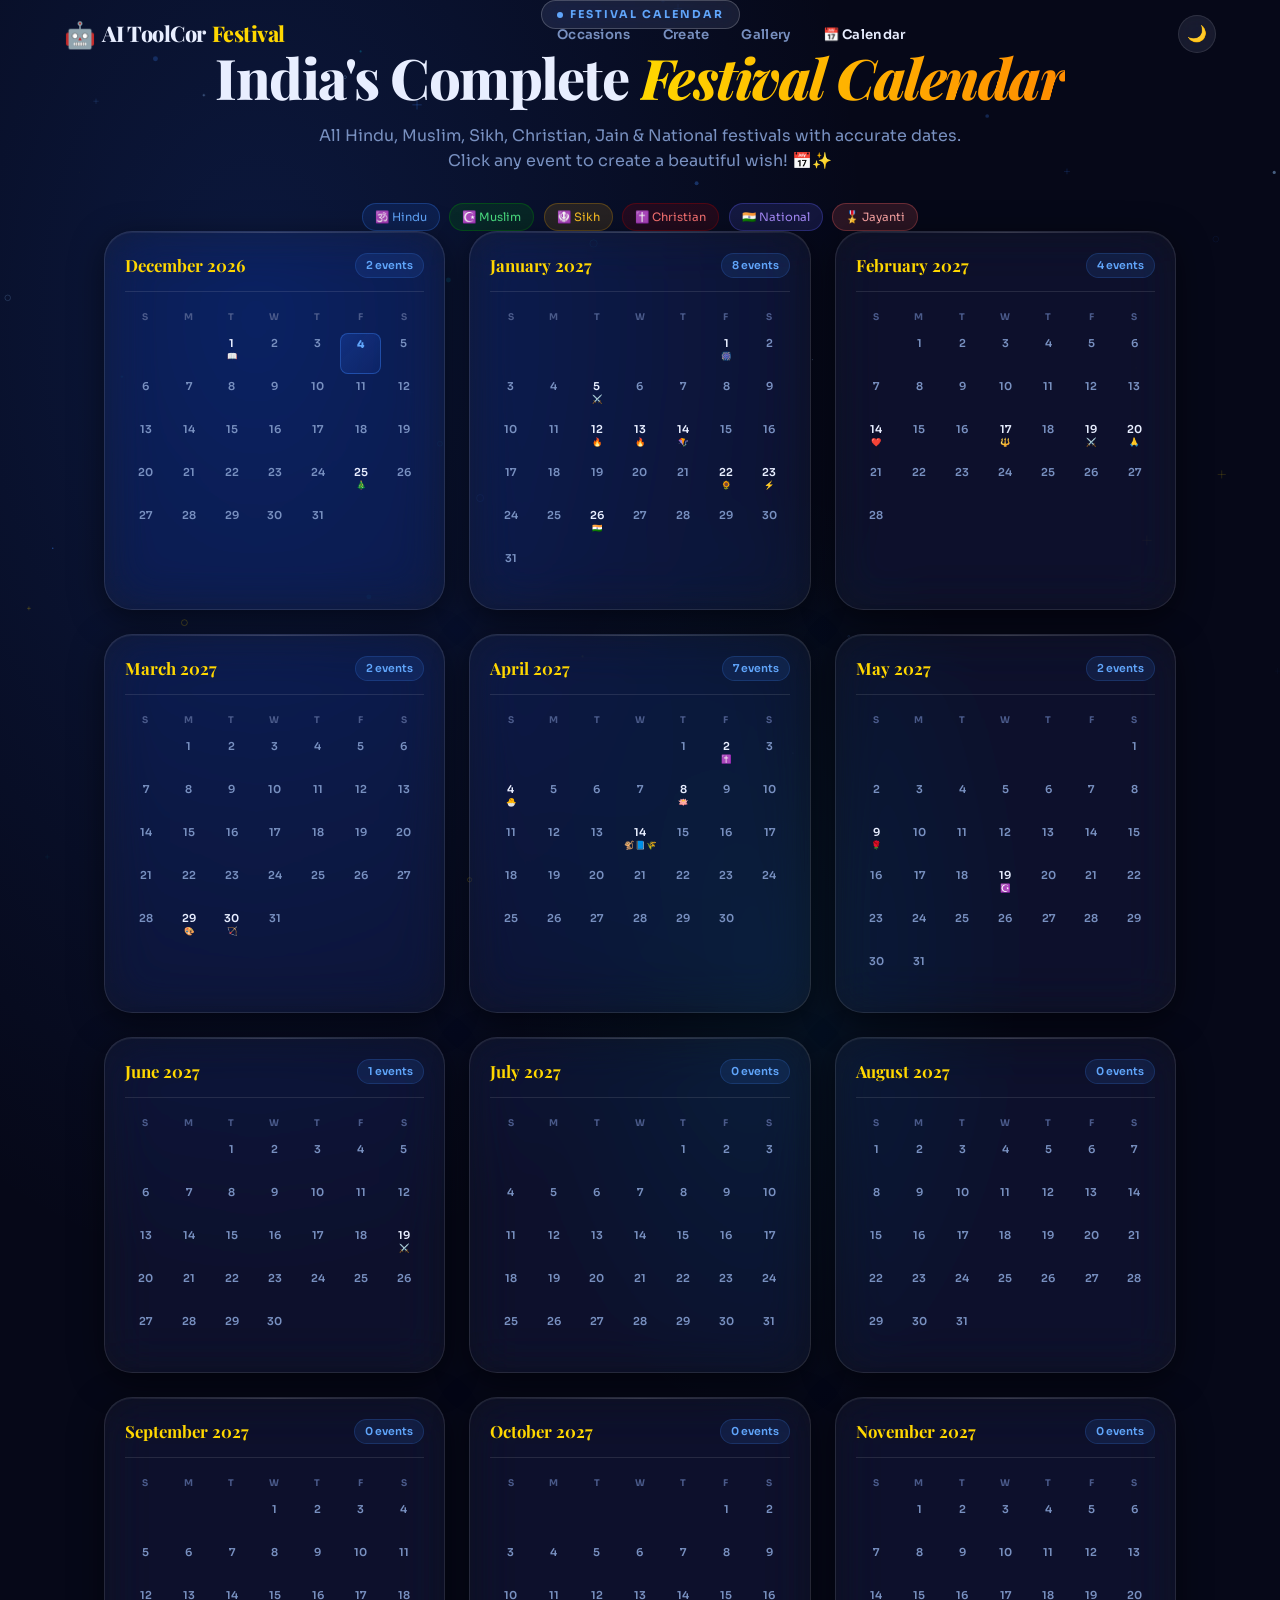
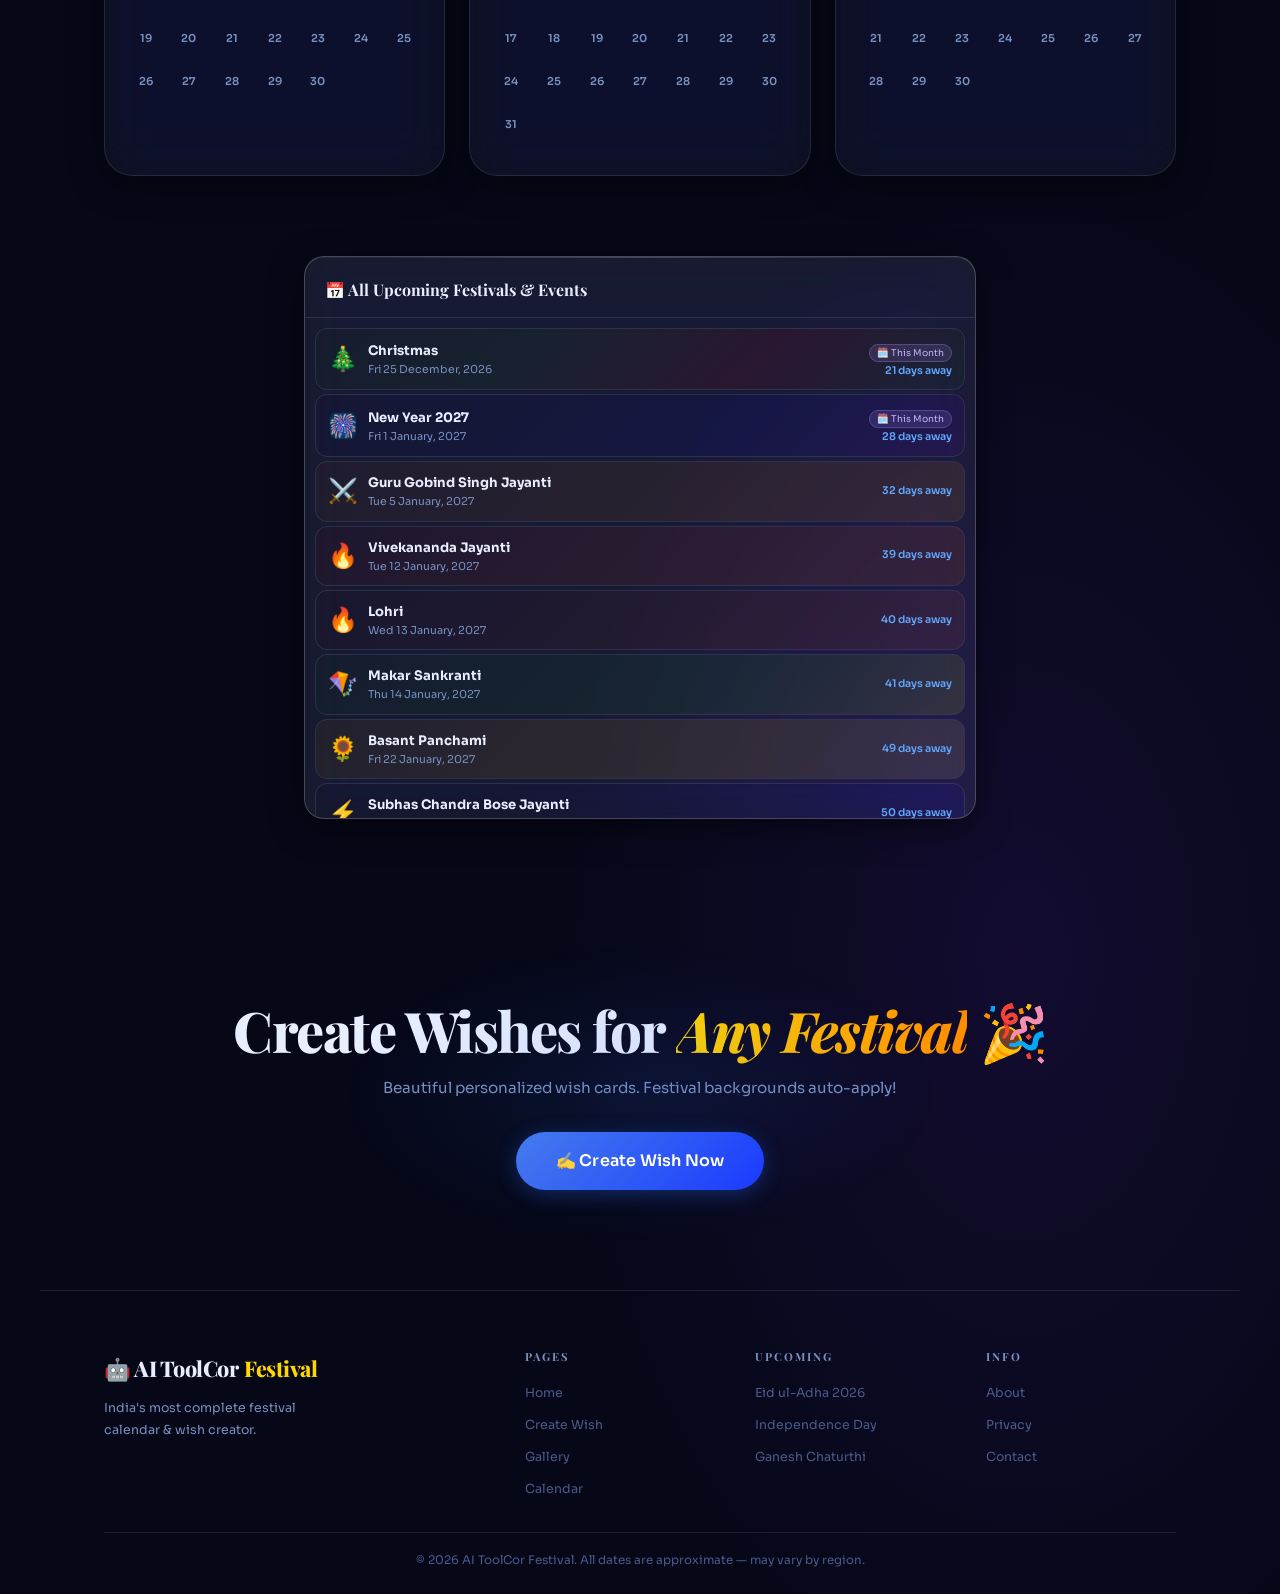
<file: calendar.html>
<!DOCTYPE html>
<html lang="en" data-theme="dark">
<head>
<meta charset="UTF-8"/>
<meta name="viewport" content="width=device-width,initial-scale=1.0"/>
<title>📅 Festival Calendar 2026-27 — AI ToolCor Festival</title>
<meta name="description" content="Complete Indian festival calendar 2026-2027. All Hindu, Muslim, Sikh, Christian, Jain, Buddhist festivals, national holidays, jayantis and special occasions with accurate dates."/>
<link rel="preconnect" href="https://fonts.googleapis.com"/>
<link rel="preconnect" href="https://fonts.gstatic.com" crossorigin/>
<link href="https://fonts.googleapis.com/css2?family=Sora:wght@300;400;500;600;700;800&family=Playfair+Display:ital,wght@0,600;0,700;0,800;1,700&display=swap" rel="stylesheet"/>
<link rel="stylesheet" href="css/style.css"/>
</head>
<body>

<canvas id="particleCanvas"></canvas>
<div class="toast-box" id="toastBox"></div>

<!-- NAV -->
<nav id="nav">
  <a href="index.html" class="logo">
    <span class="logo-icon">🤖</span>
    AI ToolCor <span>Festival</span>
  </a>
  <ul class="nav-links">
    <li><a href="index.html#occasions">Occasions</a></li>
    <li><a href="index.html#create">Create</a></li>
    <li><a href="gallery.html">Gallery</a></li>
    <li><a href="calendar.html" class="nav-active">📅 Calendar</a></li>
  </ul>
  <div class="nav-right">
    <button class="theme-btn" id="themeBtn">🌙</button>
    <button class="hamburger" id="hamBtn"><span></span><span></span><span></span></button>
  </div>
</nav>

<div class="mob-menu" id="mobMenu">
  <a href="index.html">🏠 Home</a>
  <a href="index.html#occasions">🎪 Occasions</a>
  <a href="index.html#create">✍️ Create</a>
  <a href="gallery.html">🖼️ Gallery</a>
  <a href="calendar.html">📅 Calendar</a>
</div>

<!-- HERO -->
<section class="cal-hero">
  <span class="sec-tag"><i class="tdot"></i>Festival Calendar</span>
  <h1>India's Complete <em class="gtext">Festival Calendar</em></h1>
  <p>All Hindu, Muslim, Sikh, Christian, Jain &amp; National festivals with accurate dates.<br/>Click any event to create a beautiful wish! 📅✨</p>

  <!-- Legend -->
  <div style="display:flex;gap:.6rem;flex-wrap:wrap;justify-content:center;margin-top:1.5rem;">
    <span style="display:inline-flex;align-items:center;gap:5px;font-size:.72rem;padding:4px 12px;background:rgba(37,99,235,.15);border:1px solid rgba(59,130,246,.3);border-radius:100px;color:var(--blue-bright)">🕉️ Hindu</span>
    <span style="display:inline-flex;align-items:center;gap:5px;font-size:.72rem;padding:4px 12px;background:rgba(0,160,0,.15);border:1px solid rgba(0,160,0,.3);border-radius:100px;color:#4ade80">☪️ Muslim</span>
    <span style="display:inline-flex;align-items:center;gap:5px;font-size:.72rem;padding:4px 12px;background:rgba(212,148,10,.15);border:1px solid rgba(212,148,10,.3);border-radius:100px;color:#fbbf24">🪯 Sikh</span>
    <span style="display:inline-flex;align-items:center;gap:5px;font-size:.72rem;padding:4px 12px;background:rgba(190,0,0,.15);border:1px solid rgba(190,0,0,.3);border-radius:100px;color:#f87171">✝️ Christian</span>
    <span style="display:inline-flex;align-items:center;gap:5px;font-size:.72rem;padding:4px 12px;background:rgba(100,100,255,.15);border:1px solid rgba(100,100,255,.3);border-radius:100px;color:#a78bfa">🇮🇳 National</span>
    <span style="display:inline-flex;align-items:center;gap:5px;font-size:.72rem;padding:4px 12px;background:rgba(255,100,100,.15);border:1px solid rgba(255,100,100,.3);border-radius:100px;color:#fca5a5">🎖️ Jayanti</span>
  </div>
</section>

<!-- CALENDAR GRID -->
<div id="calGrid"></div>

<!-- CTA -->
<section class="cta-sec" style="margin-top:0">
  <div class="cta-glow"></div>
  <h2>Create Wishes for <em class="gtext">Any Festival</em> 🎉</h2>
  <p>Beautiful personalized wish cards. Festival backgrounds auto-apply!</p>
  <a href="index.html#create" class="btn-pri glow-pulse btn-xl">
    <span>✍️ Create Wish Now</span>
    <i class="shine"></i>
  </a>
</section>

<!-- FOOTER -->
<footer>
  <div class="ft-grid">
    <div class="ft-brand">
      <a href="index.html" class="logo">🤖 AI ToolCor <span>Festival</span></a>
      <p>India's most complete festival calendar &amp; wish creator.</p>
    </div>
    <div class="ft-col">
      <h4>Pages</h4>
      <ul>
        <li><a href="index.html">Home</a></li>
        <li><a href="index.html#create">Create Wish</a></li>
        <li><a href="gallery.html">Gallery</a></li>
        <li><a href="calendar.html">Calendar</a></li>
      </ul>
    </div>
    <div class="ft-col">
      <h4>Upcoming</h4>
      <ul>
        <li><a href="#">Eid ul-Adha 2026</a></li>
        <li><a href="#">Independence Day</a></li>
        <li><a href="#">Ganesh Chaturthi</a></li>
      </ul>
    </div>
    <div class="ft-col">
      <h4>Info</h4>
      <ul>
        <li><a href="#">About</a></li>
        <li><a href="#">Privacy</a></li>
        <li><a href="#">Contact</a></li>
      </ul>
    </div>
  </div>
  <div class="ft-bottom">© 2026 AI ToolCor Festival. All dates are approximate — may vary by region.</div>
</footer>

<script src="js/data.js"></script>
<script src="js/app.js"></script>
</body>
</html>
</file>
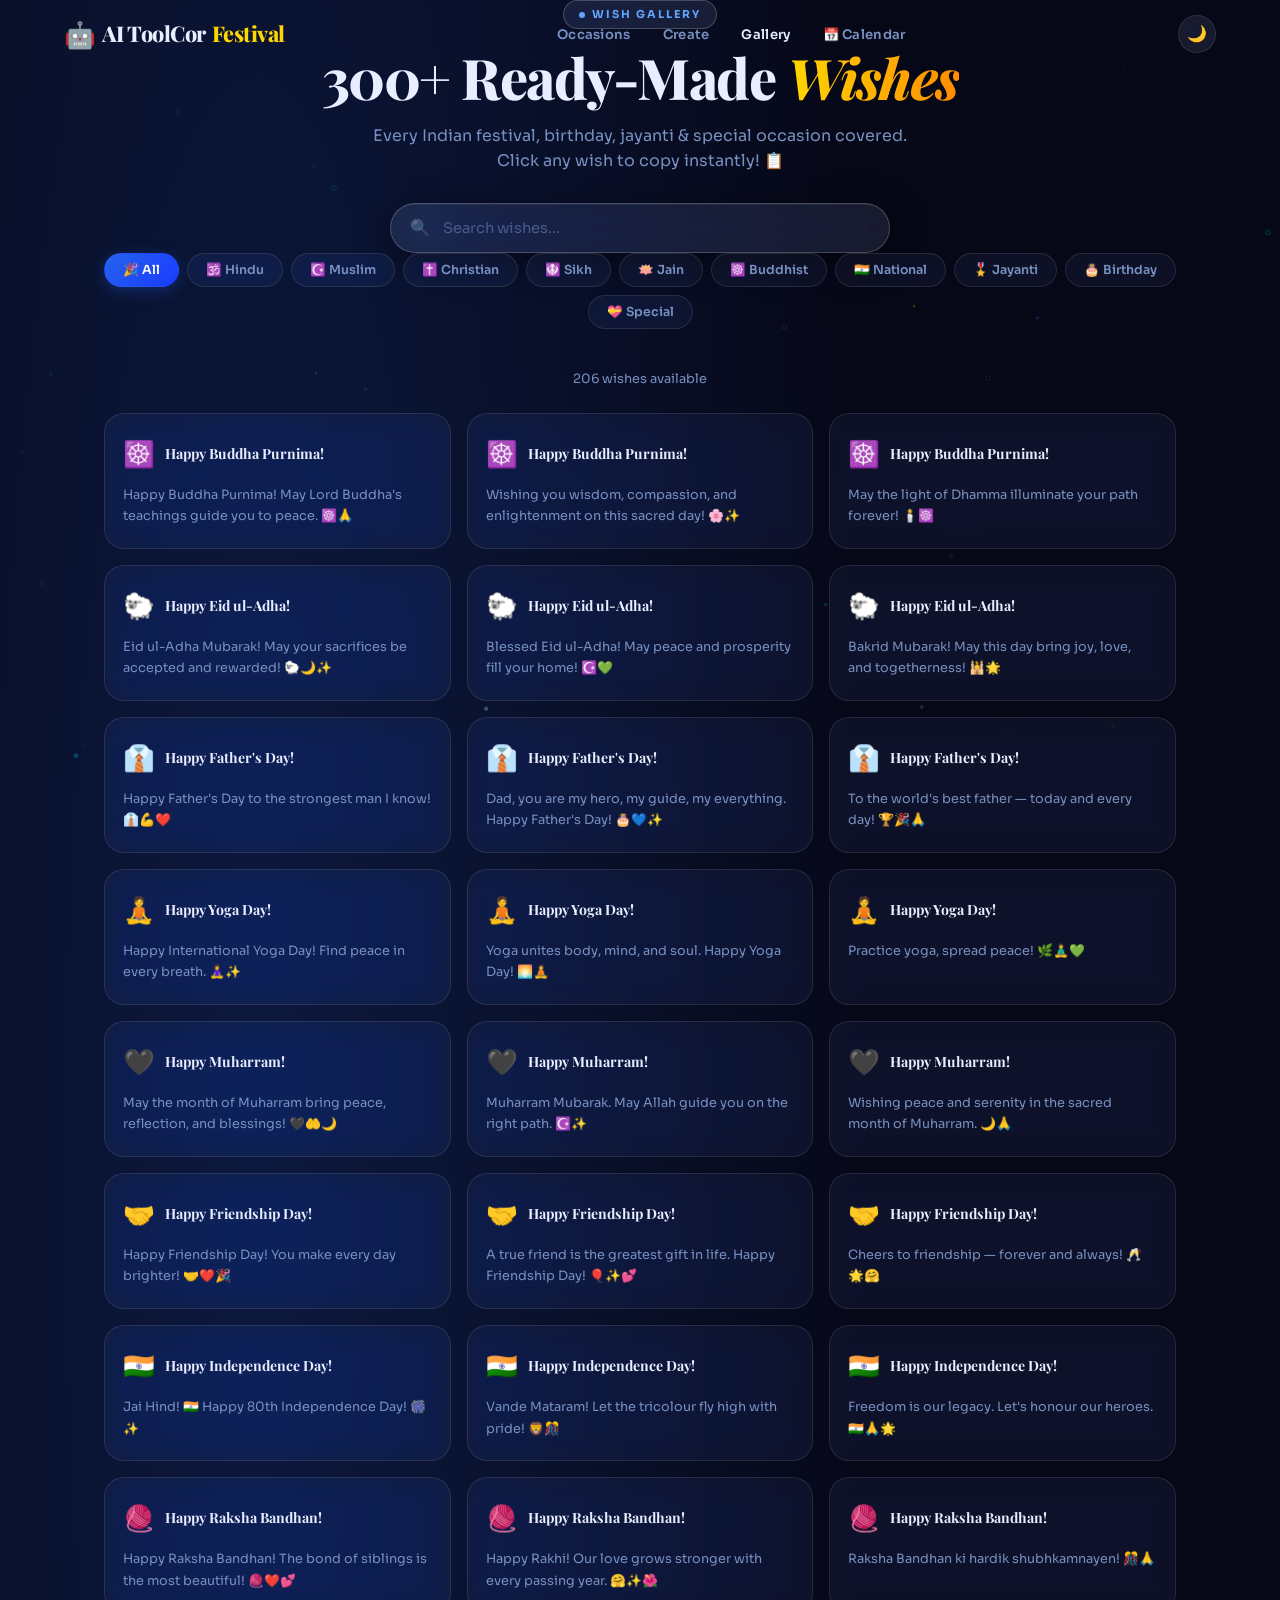
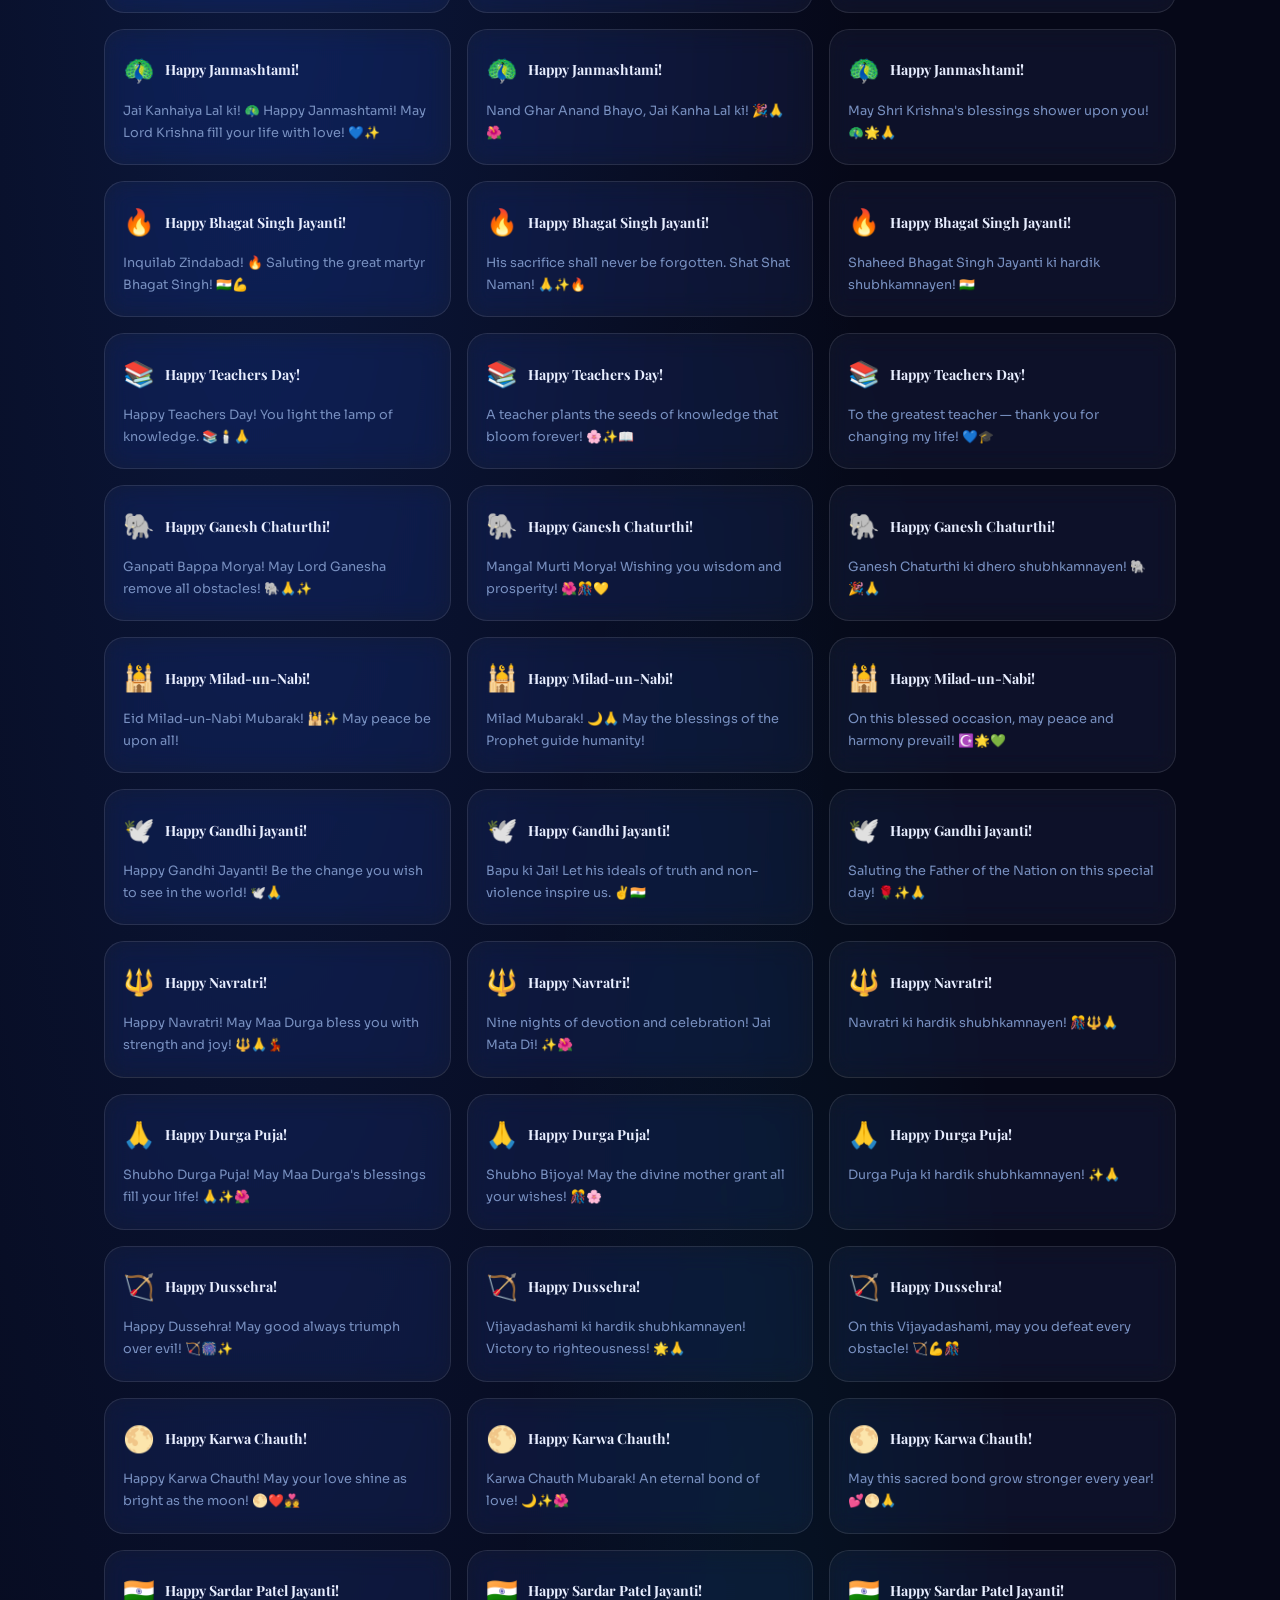
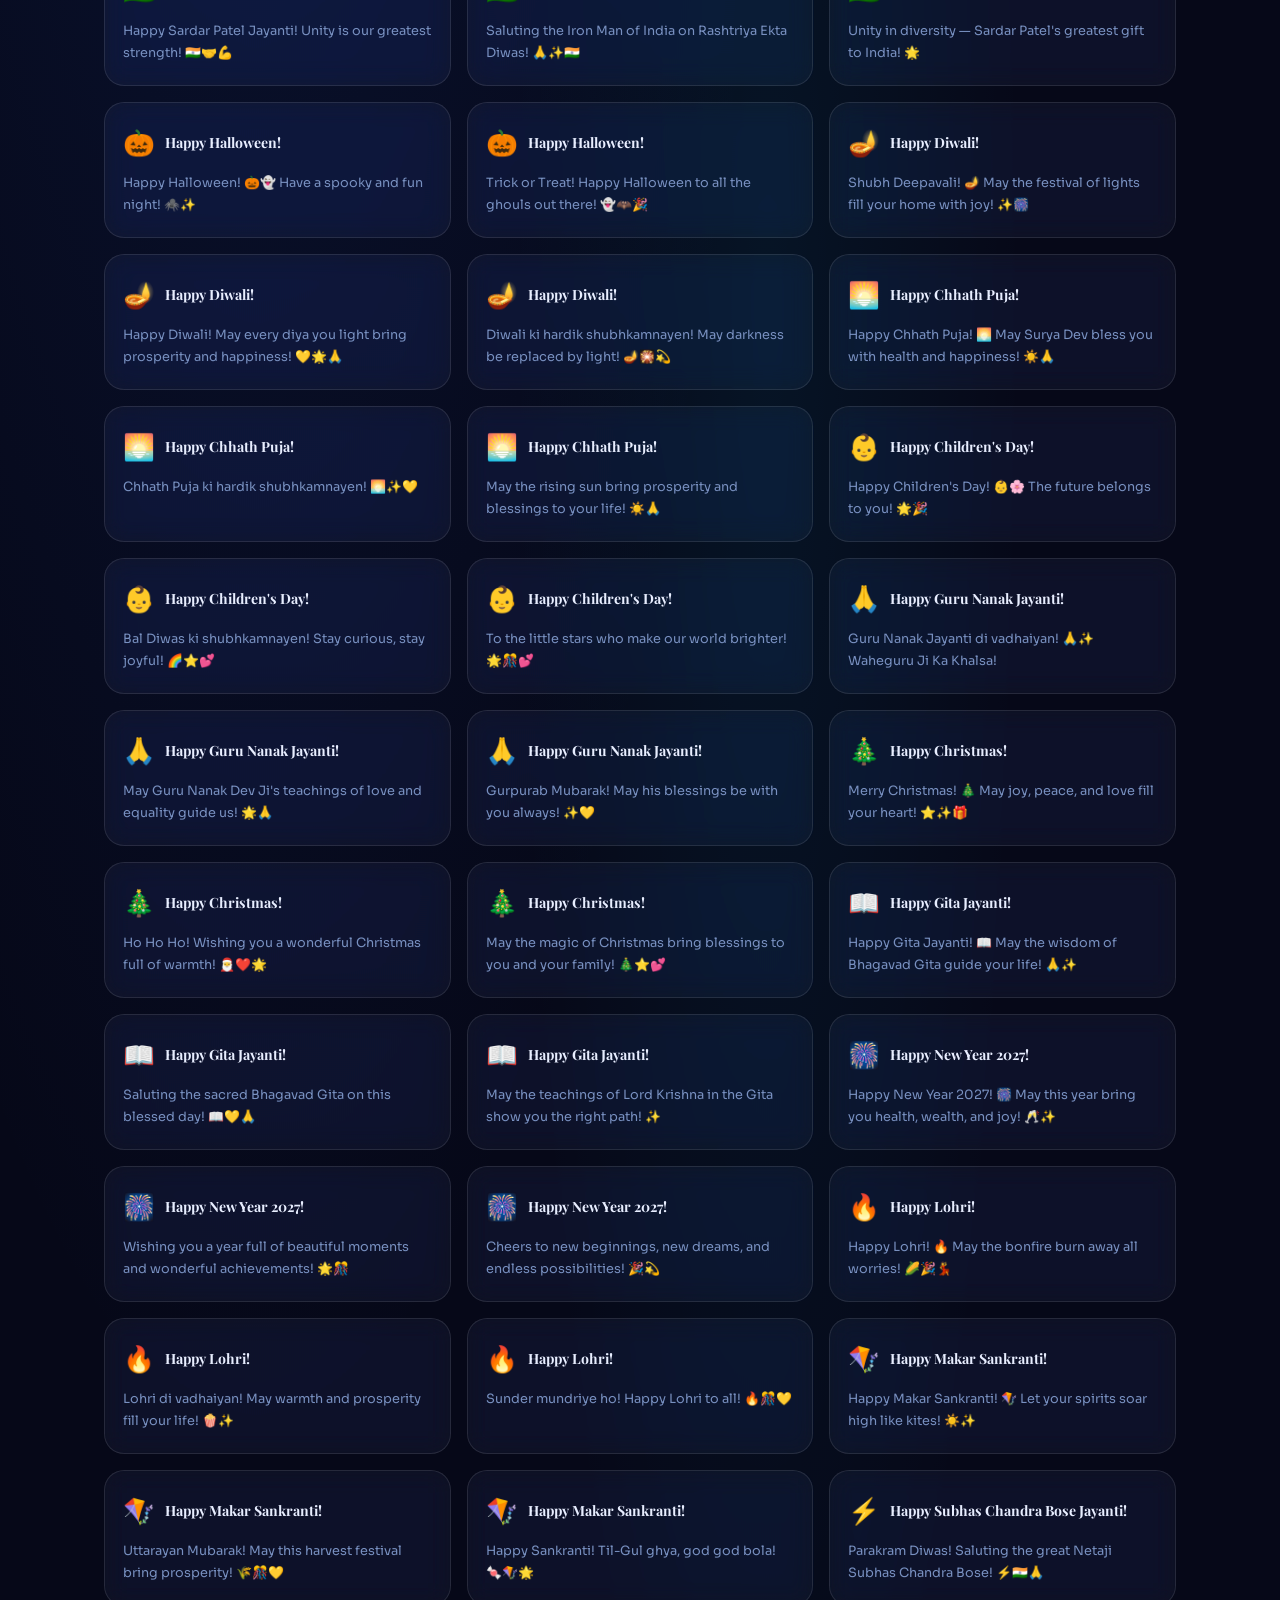
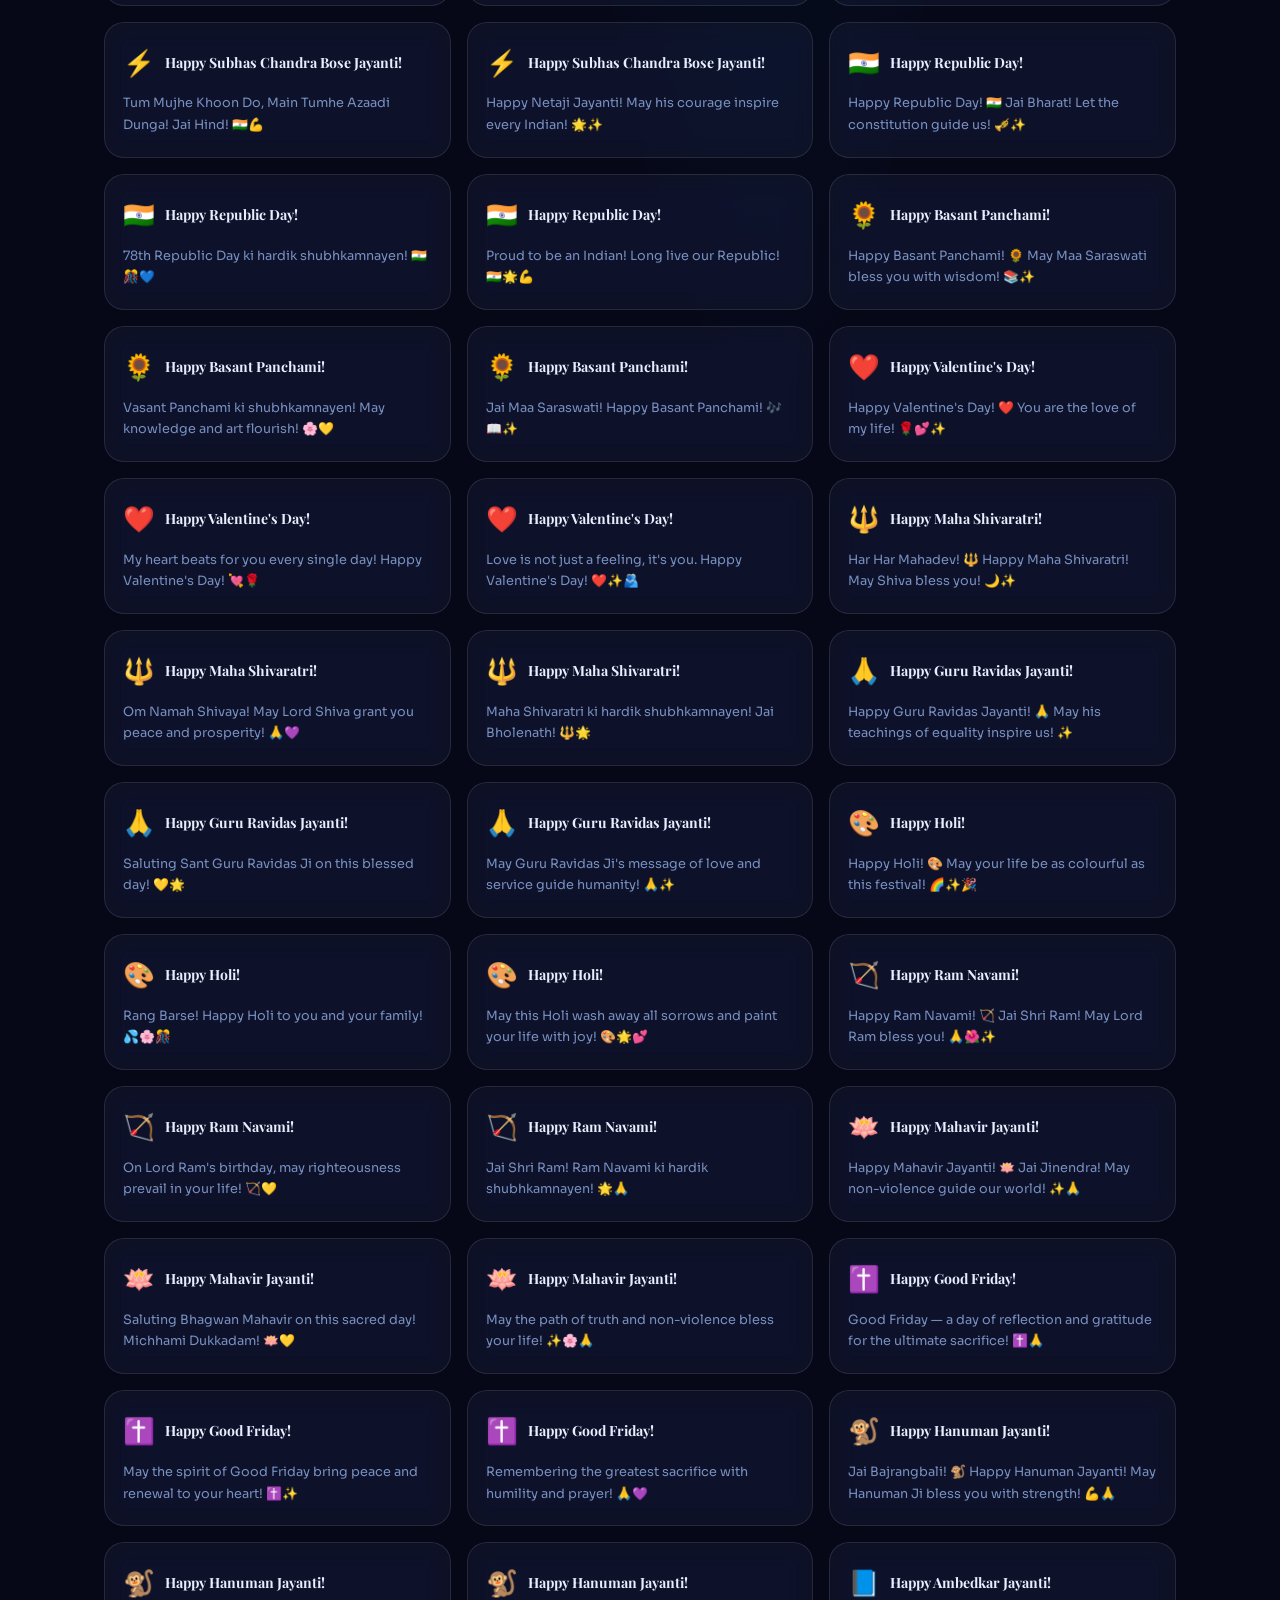
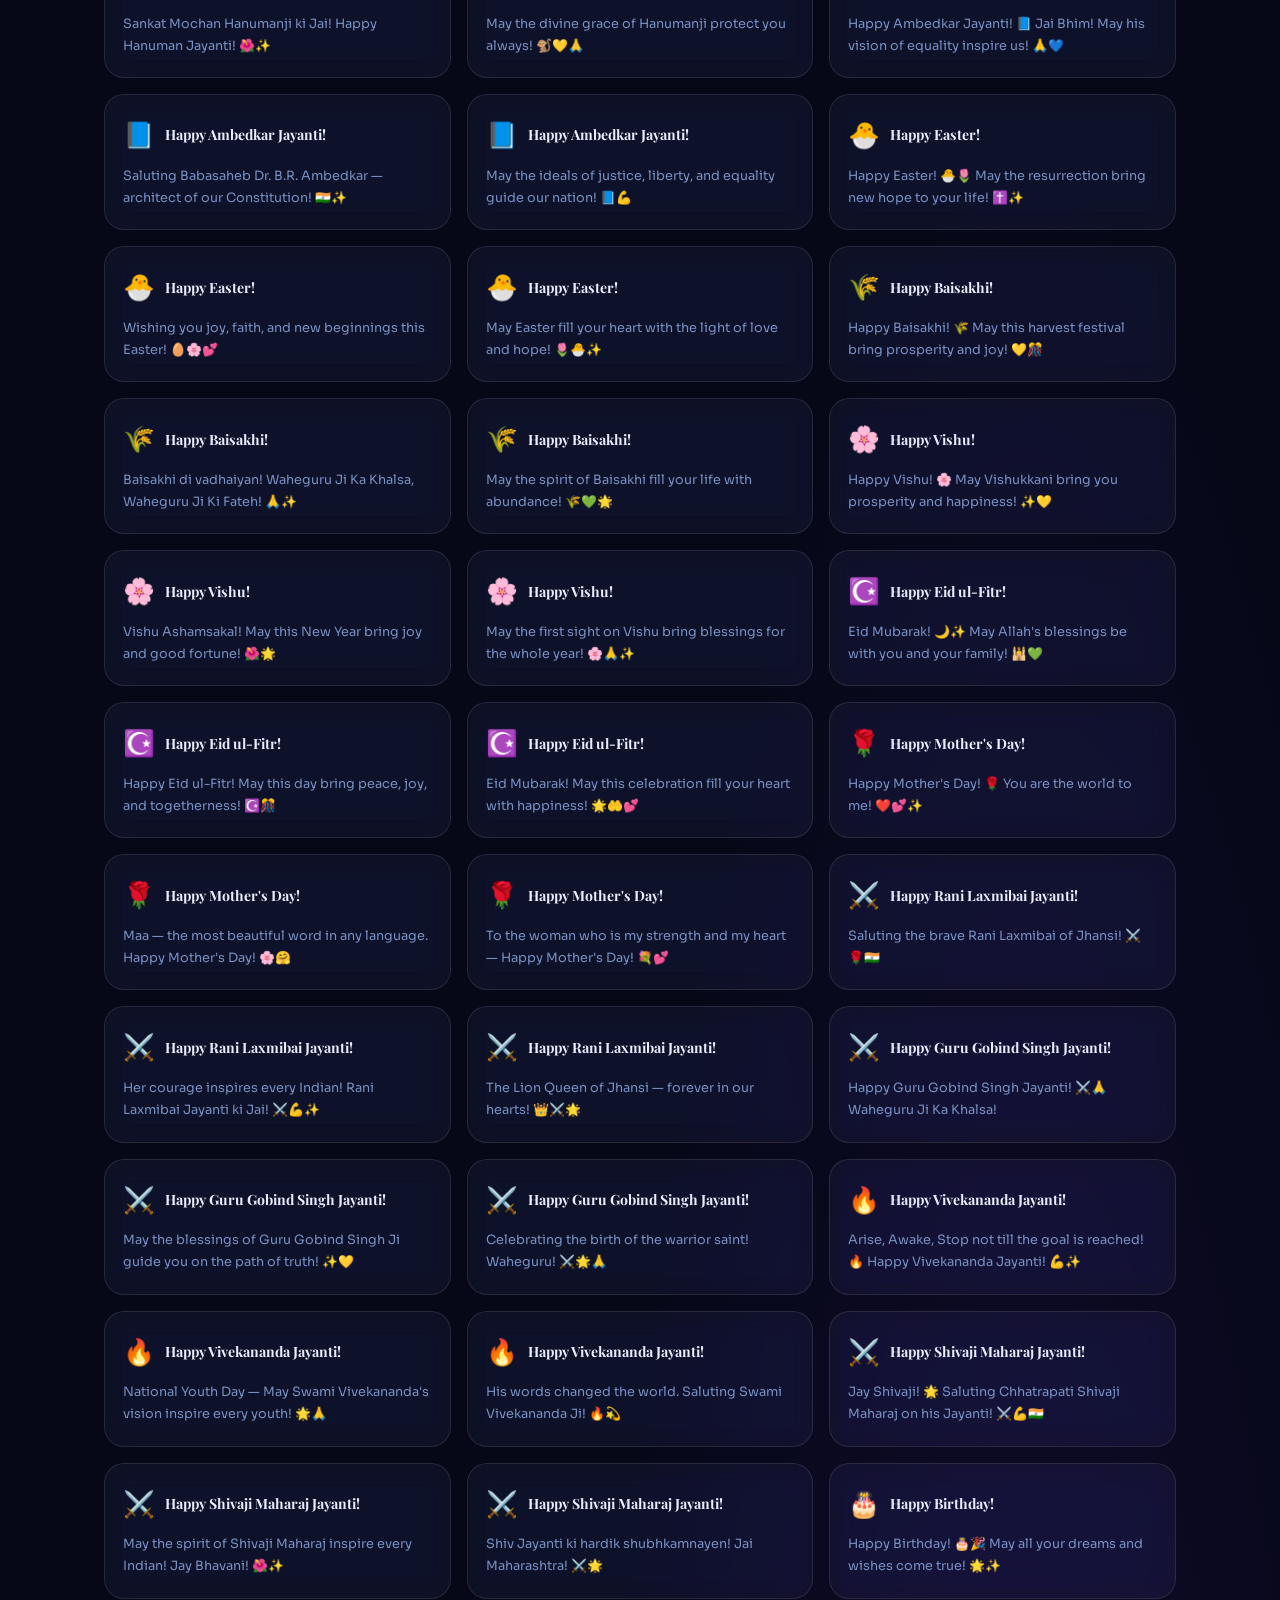
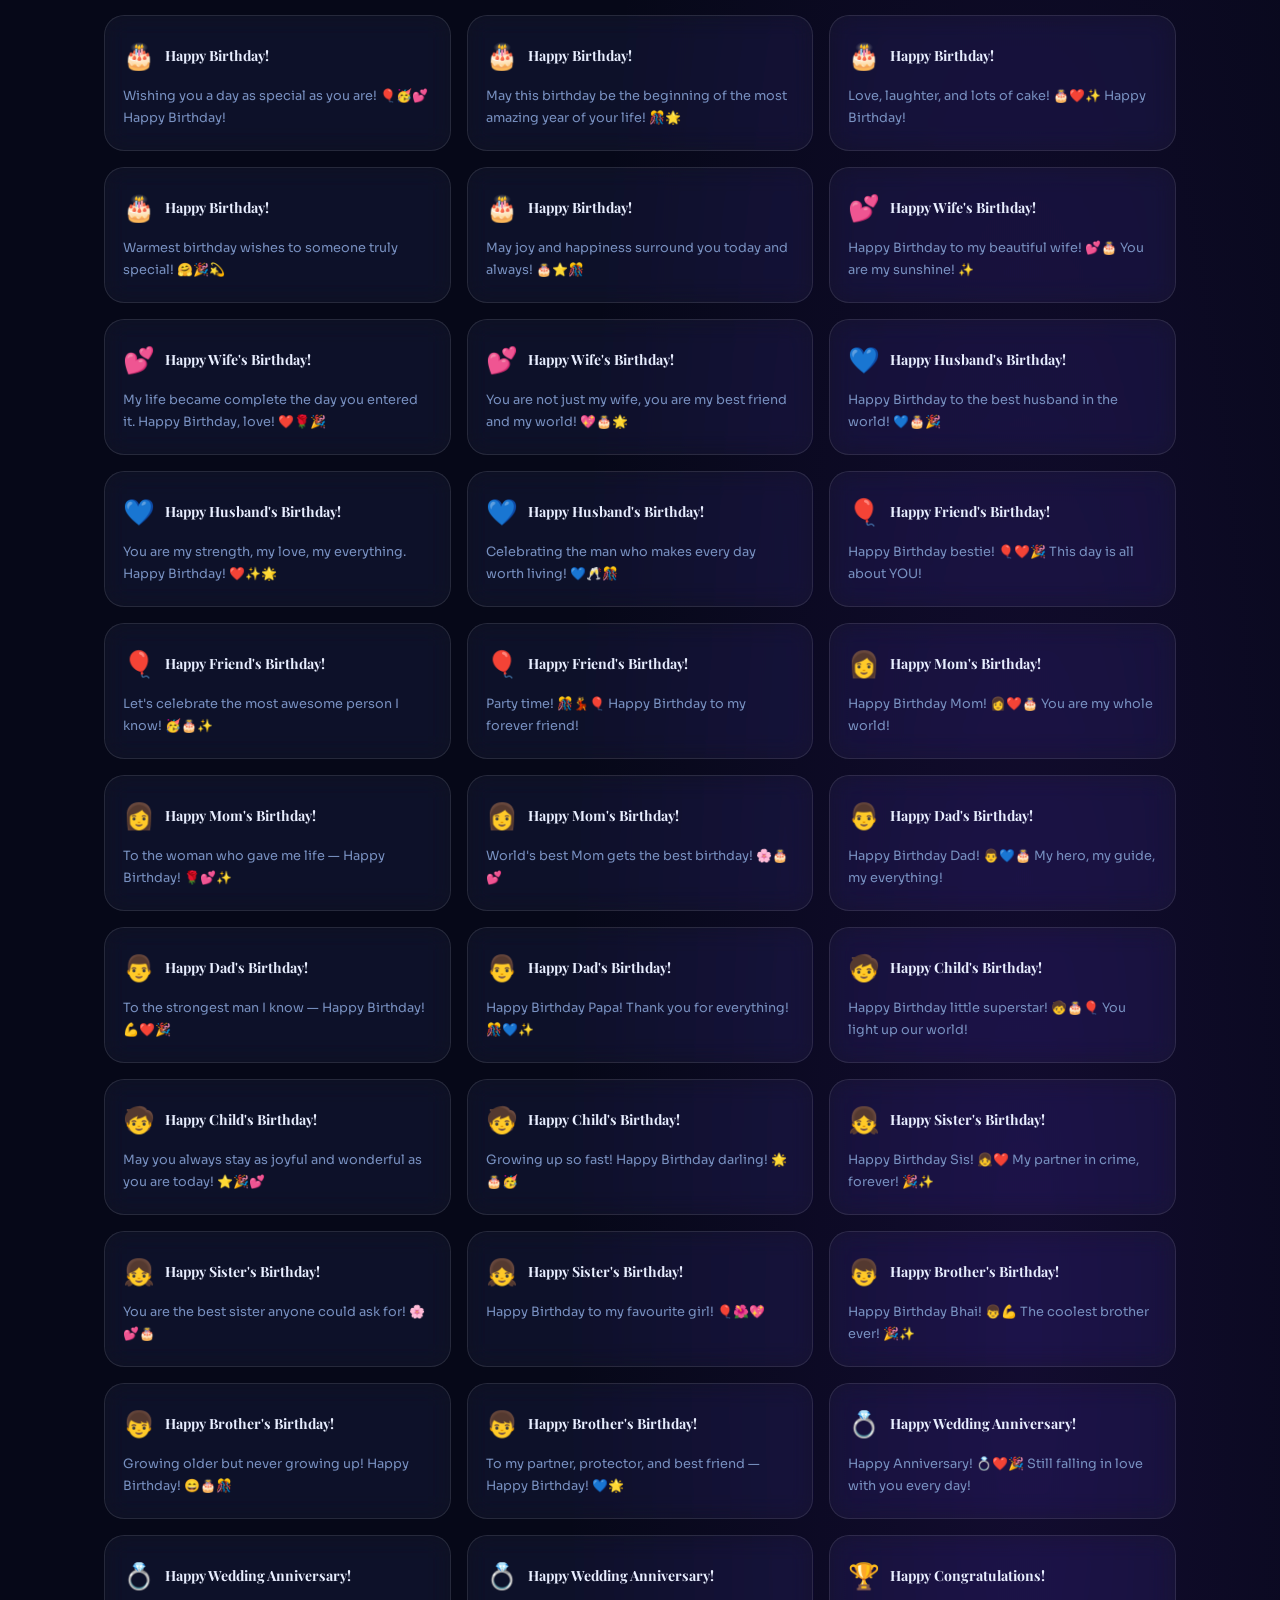
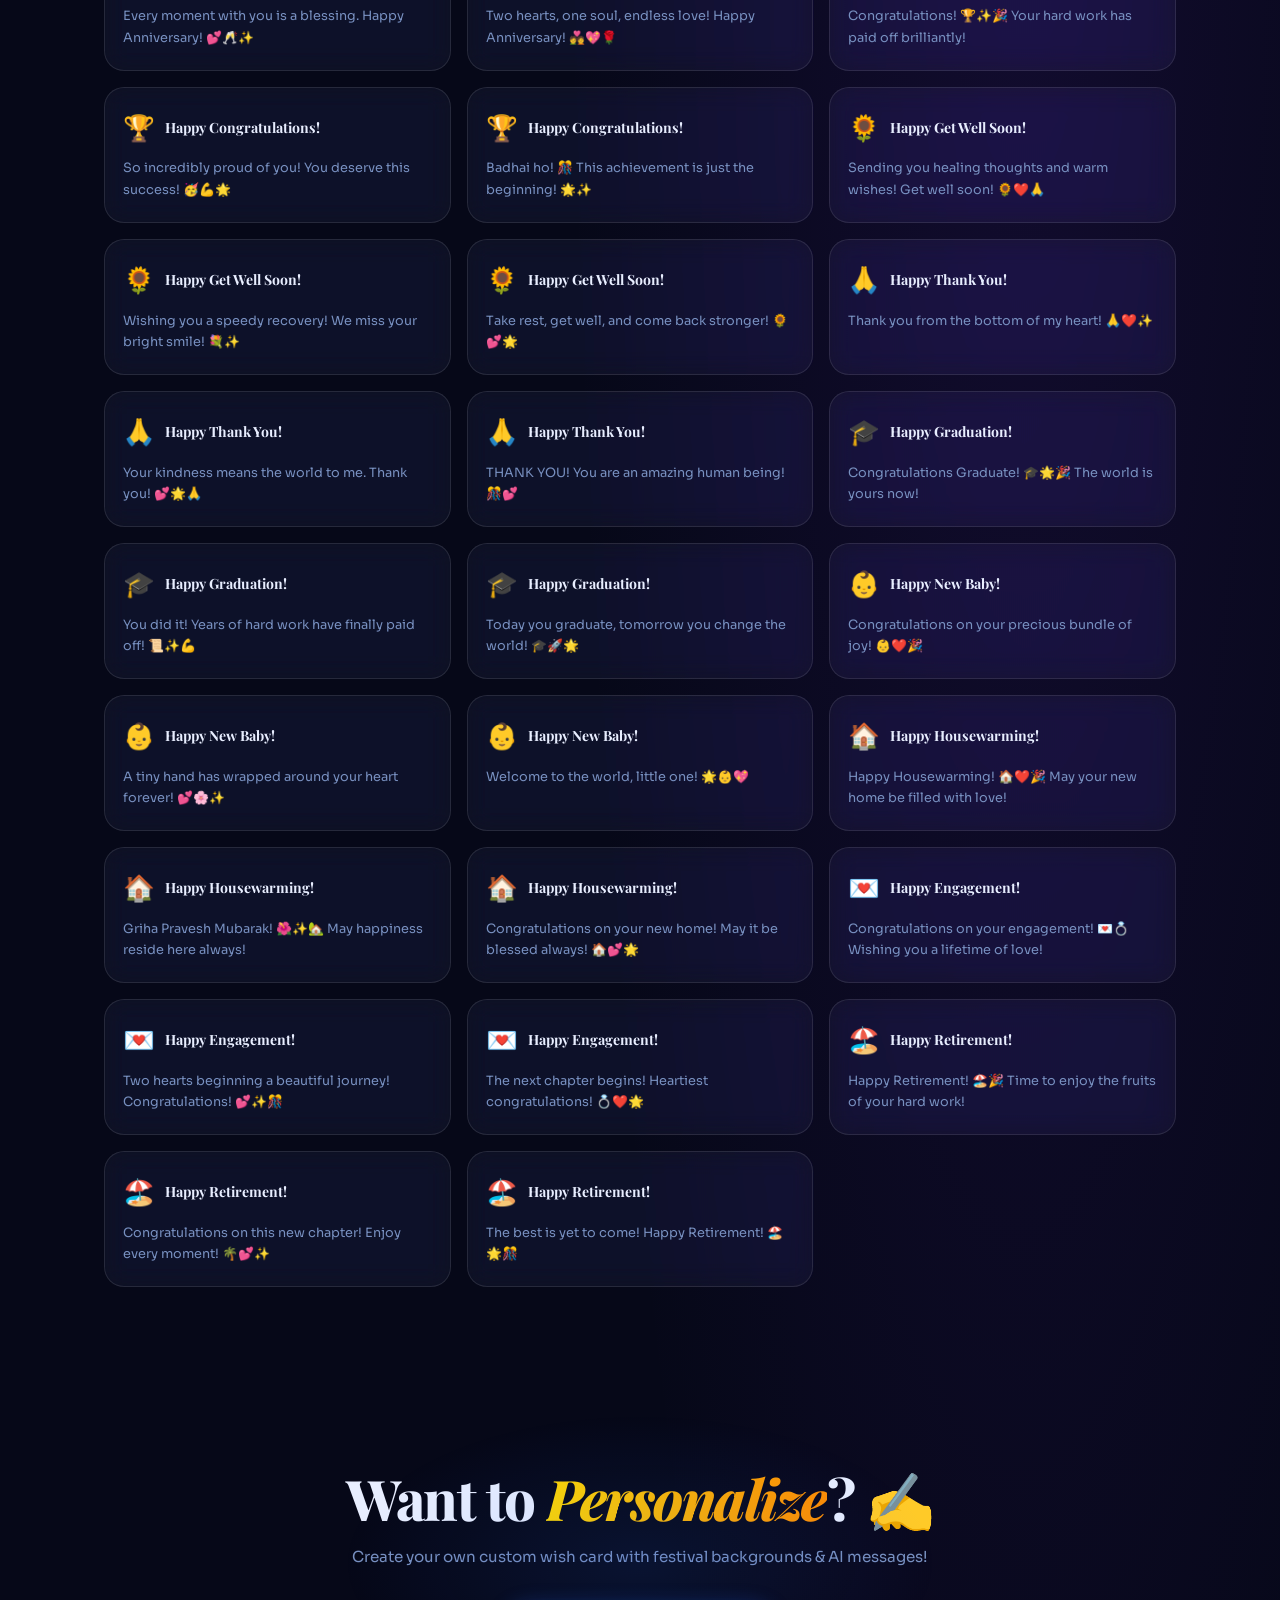
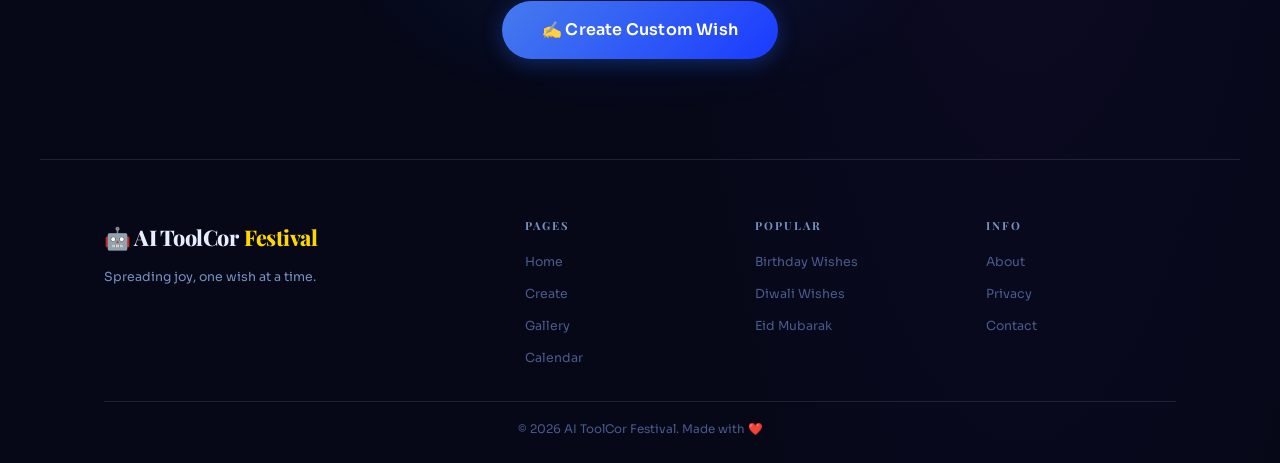
<file: gallery.html>
<!DOCTYPE html>
<html lang="en" data-theme="dark">
<head>
<meta charset="UTF-8"/>
<meta name="viewport" content="width=device-width,initial-scale=1.0"/>
<title>🖼️ Wish Gallery — AI ToolCor Festival</title>
<meta name="description" content="Browse 300+ beautiful wishes for every Indian festival, birthday, jayanti. Click to instantly copy any wish!"/>
<link rel="preconnect" href="https://fonts.googleapis.com"/>
<link rel="preconnect" href="https://fonts.gstatic.com" crossorigin/>
<link href="https://fonts.googleapis.com/css2?family=Sora:wght@300;400;500;600;700;800&family=Playfair+Display:ital,wght@0,600;0,700;0,800;1,700&display=swap" rel="stylesheet"/>
<link rel="stylesheet" href="css/style.css"/>
</head>
<body>

<canvas id="particleCanvas"></canvas>
<div class="toast-box" id="toastBox"></div>

<!-- NAV -->
<nav id="nav">
  <a href="index.html" class="logo">
    <span class="logo-icon">🤖</span>
    AI ToolCor <span>Festival</span>
  </a>
  <ul class="nav-links">
    <li><a href="index.html#occasions">Occasions</a></li>
    <li><a href="index.html#create">Create</a></li>
    <li><a href="gallery.html" class="nav-active">Gallery</a></li>
    <li><a href="calendar.html">📅 Calendar</a></li>
  </ul>
  <div class="nav-right">
    <button class="theme-btn" id="themeBtn">🌙</button>
    <button class="hamburger" id="hamBtn"><span></span><span></span><span></span></button>
  </div>
</nav>

<div class="mob-menu" id="mobMenu">
  <a href="index.html">🏠 Home</a>
  <a href="index.html#occasions">🎪 Occasions</a>
  <a href="index.html#create">✍️ Create</a>
  <a href="gallery.html">🖼️ Gallery</a>
  <a href="calendar.html">📅 Calendar</a>
</div>

<!-- HERO -->
<section class="gal-hero">
  <span class="sec-tag"><i class="tdot"></i>Wish Gallery</span>
  <h1>300+ Ready-Made <em class="gtext">Wishes</em></h1>
  <p>Every Indian festival, birthday, jayanti &amp; special occasion covered.<br/>Click any wish to copy instantly! 📋</p>
  <div class="gal-search-wrap">
    <div class="search-wrap">
      <span class="search-icon">🔍</span>
      <input type="text" id="galSearchInput" class="search-input"
        placeholder="Search wishes..." autocomplete="off"/>
    </div>
  </div>
</section>

<!-- GALLERY -->
<section class="section" id="gallery" style="padding-top:0">
  <div class="filter-bar" id="galFilters"></div>
  <div class="gal-count" id="galCount"></div>
  <div class="gal-grid" id="galGrid"></div>
</section>

<!-- CTA -->
<section class="cta-sec">
  <div class="cta-glow"></div>
  <h2>Want to <em class="gtext">Personalize</em>? ✍️</h2>
  <p>Create your own custom wish card with festival backgrounds &amp; AI messages!</p>
  <a href="index.html#create" class="btn-pri glow-pulse btn-xl">
    <span>✍️ Create Custom Wish</span>
    <i class="shine"></i>
  </a>
</section>

<!-- FOOTER -->
<footer>
  <div class="ft-grid">
    <div class="ft-brand">
      <a href="index.html" class="logo">🤖 AI ToolCor <span>Festival</span></a>
      <p>Spreading joy, one wish at a time.</p>
    </div>
    <div class="ft-col">
      <h4>Pages</h4>
      <ul>
        <li><a href="index.html">Home</a></li>
        <li><a href="index.html#create">Create</a></li>
        <li><a href="gallery.html">Gallery</a></li>
        <li><a href="calendar.html">Calendar</a></li>
      </ul>
    </div>
    <div class="ft-col">
      <h4>Popular</h4>
      <ul>
        <li><a href="#">Birthday Wishes</a></li>
        <li><a href="#">Diwali Wishes</a></li>
        <li><a href="#">Eid Mubarak</a></li>
      </ul>
    </div>
    <div class="ft-col">
      <h4>Info</h4>
      <ul>
        <li><a href="#">About</a></li>
        <li><a href="#">Privacy</a></li>
        <li><a href="#">Contact</a></li>
      </ul>
    </div>
  </div>
  <div class="ft-bottom">© 2026 AI ToolCor Festival. Made with ❤️</div>
</footer>

<script src="js/data.js"></script>
<script src="js/app.js"></script>
</body>
</html>
</file>
<file: css/style.css>
/* ================================================================
   AI TOOLCOR FESTIVAL — Complete CSS
   Deep blue glassmorphism UI — inspired by reference image
   ================================================================ */

@import url('https://fonts.googleapis.com/css2?family=Sora:wght@300;400;500;600;700;800&family=Playfair+Display:ital,wght@0,600;0,700;0,800;1,600;1,700&display=swap');

:root {
  /* Core palette — deep blue glass */
  --bg-base:     #060818;
  --bg-mid:      #0a0f2e;
  --bg-card:     #0e1535;
  --blue-glow:   #1a3aff;
  --blue-mid:    #2563eb;
  --blue-lite:   #3b82f6;
  --blue-bright: #60a5fa;
  --accent:      #ffd700;
  --accent2:     #00d8ff;
  --accent3:     #a78bfa;

  /* Glass system */
  --glass-1: rgba(255,255,255,0.04);
  --glass-2: rgba(255,255,255,0.08);
  --glass-3: rgba(255,255,255,0.12);
  --glass-border: rgba(255,255,255,0.10);
  --glass-border-hi: rgba(255,255,255,0.20);
  --glass-blur: blur(24px) saturate(180%);
  --glass-blur-sm: blur(12px) saturate(160%);
  --glass-shadow: 0 8px 32px rgba(0,0,0,0.5), 0 1px 0 rgba(255,255,255,0.06) inset;
  --glass-shadow-lg: 0 24px 64px rgba(0,0,0,0.6), 0 1px 0 rgba(255,255,255,0.08) inset;

  /* Text */
  --text: #e8eeff;
  --text-muted: #7890c0;
  --text-dim: #4a5a8a;

  /* Misc */
  --radius: 20px;
  --radius-lg: 28px;
  --nav-h: 68px;
  --font-display: 'Playfair Display', serif;
  --font-body: 'Sora', sans-serif;
}

/* Light theme */
[data-theme="light"] {
  --bg-base:     #dde8ff;
  --bg-mid:      #c8daff;
  --bg-card:     #ffffff;
  --glass-1: rgba(255,255,255,0.45);
  --glass-2: rgba(255,255,255,0.60);
  --glass-3: rgba(255,255,255,0.75);
  --glass-border: rgba(100,140,255,0.25);
  --glass-border-hi: rgba(100,140,255,0.45);
  --glass-shadow: 0 8px 32px rgba(40,80,200,0.15), 0 1px 0 rgba(255,255,255,0.9) inset;
  --text: #0a1540;
  --text-muted: #3a5aaa;
  --text-dim: #8899cc;
}

*, *::before, *::after { box-sizing: border-box; margin: 0; padding: 0; }
html { scroll-behavior: smooth; -webkit-font-smoothing: antialiased; }
body {
  background: var(--bg-base);
  background-image:
    radial-gradient(ellipse 80% 50% at 20% 10%, rgba(37,99,235,0.18) 0%, transparent 60%),
    radial-gradient(ellipse 60% 40% at 80% 80%, rgba(109,40,217,0.12) 0%, transparent 60%),
    radial-gradient(ellipse 40% 30% at 60% 30%, rgba(0,216,255,0.06) 0%, transparent 50%);
  color: var(--text);
  font-family: var(--font-body);
  font-size: 15px;
  line-height: 1.6;
  overflow-x: hidden;
  min-height: 100vh;
}
h1,h2,h3,h4 { font-family: var(--font-display); line-height: 1.15; }
a { color: inherit; text-decoration: none; }
button { font-family: var(--font-body); cursor: pointer; }
ul { list-style: none; }
img { max-width: 100%; }

::-webkit-scrollbar { width: 5px; }
::-webkit-scrollbar-track { background: var(--bg-base); }
::-webkit-scrollbar-thumb { background: rgba(59,130,246,0.4); border-radius: 3px; }
::-webkit-scrollbar-thumb:hover { background: rgba(59,130,246,0.6); }

/* ================================================================ CANVAS */
#particleCanvas { position: fixed; inset: 0; z-index: 0; pointer-events: none; }
#fireworkCanvas { position: fixed; inset: 0; z-index: 9990; pointer-events: none; }

/* ================================================================ TOAST */
.toast-box {
  position: fixed; bottom: 28px; left: 50%; transform: translateX(-50%);
  z-index: 10000; display: flex; flex-direction: column; gap: 10px;
  align-items: center; pointer-events: none;
}
.toast {
  background: var(--glass-2);
  backdrop-filter: var(--glass-blur);
  -webkit-backdrop-filter: var(--glass-blur);
  border: 1px solid var(--glass-border-hi);
  border-radius: 100px;
  padding: 12px 28px;
  font-size: .84rem; font-weight: 500;
  color: var(--text);
  animation: toastIn .35s cubic-bezier(.34,1.56,.64,1);
  box-shadow: var(--glass-shadow), 0 0 20px rgba(59,130,246,0.15);
  pointer-events: all;
  white-space: nowrap;
}
@keyframes toastIn  { from { opacity:0; transform:translateY(16px) scale(.9); } to { opacity:1; transform:translateY(0) scale(1); } }
@keyframes toastOut { to   { opacity:0; transform:translateY(-12px) scale(.9); } }

/* ================================================================ NAV */
nav {
  position: fixed; top: 0; left: 0; right: 0; z-index: 100;
  height: var(--nav-h);
  display: flex; align-items: center; justify-content: space-between;
  padding: 0 5%;
  background: transparent;
  border-bottom: 1px solid transparent;
  transition: all .4s ease;
}
nav.scrolled {
  background: rgba(6,8,24,0.75);
  backdrop-filter: var(--glass-blur);
  -webkit-backdrop-filter: var(--glass-blur);
  border-color: var(--glass-border);
  box-shadow: 0 1px 40px rgba(0,0,0,0.4);
}
[data-theme="light"] nav.scrolled {
  background: rgba(200,218,255,0.75);
}
.logo {
  font-family: var(--font-display);
  font-size: 1.35rem; font-weight: 800;
  display: flex; align-items: center; gap: 6px;
  letter-spacing: -.5px;
}
.logo-icon { font-size: 1.6rem; }
.logo span { color: var(--accent); }
.nav-links { display: flex; gap: 2rem; }
.nav-links a {
  font-size: .82rem; font-weight: 600; color: var(--text-muted);
  position: relative; padding: 4px 0; transition: color .2s;
  letter-spacing: .3px;
}
.nav-links a::after {
  content: ''; position: absolute; bottom: -2px; left: 0;
  width: 0; height: 2px;
  background: linear-gradient(90deg, var(--blue-lite), var(--accent2));
  border-radius: 2px; transition: width .3s;
}
.nav-links a:hover { color: var(--text); }
.nav-links a:hover::after, .nav-active::after { width: 100%; }
.nav-active { color: var(--text) !important; }
.nav-right { display: flex; align-items: center; gap: 10px; }
.theme-btn {
  width: 38px; height: 38px; border-radius: 50%;
  background: var(--glass-2);
  border: 1px solid var(--glass-border);
  backdrop-filter: var(--glass-blur-sm);
  font-size: 1rem; display: flex; align-items: center; justify-content: center;
  transition: all .3s; color: var(--text);
}
.theme-btn:hover { border-color: var(--blue-lite); transform: scale(1.1) rotate(15deg); }
.hamburger { display: none; flex-direction: column; gap: 5px; background: none; border: none; padding: 4px; }
.hamburger span { width: 22px; height: 2px; background: var(--text); border-radius: 2px; transition: all .3s; }
.hamburger.active span:nth-child(1) { transform: rotate(45deg) translate(5px,5px); }
.hamburger.active span:nth-child(2) { opacity: 0; }
.hamburger.active span:nth-child(3) { transform: rotate(-45deg) translate(5px,-5px); }
.mob-menu {
  position: fixed; inset: 0;
  background: rgba(6,8,24,0.97);
  backdrop-filter: blur(20px);
  z-index: 99;
  display: flex; flex-direction: column; align-items: center; justify-content: center;
  gap: 2rem; opacity: 0; pointer-events: none; transition: opacity .3s;
}
.mob-menu.open { opacity: 1; pointer-events: all; }
.mob-menu a { font-family: var(--font-display); font-size: 1.8rem; font-weight: 700; transition: color .2s; }
.mob-menu a:hover { color: var(--accent); }

/* ================================================================ BUTTONS */
.btn-pri, .btn-sec, .btn-out, .btn-ghost {
  font-family: var(--font-body); font-weight: 600; font-size: .88rem;
  padding: 13px 28px; border-radius: 100px; border: none;
  transition: all .3s cubic-bezier(.34,1.56,.64,1);
  display: inline-flex; align-items: center; justify-content: center;
  gap: 8px; position: relative; overflow: hidden;
  cursor: pointer; letter-spacing: .2px;
}
.btn-pri {
  background: linear-gradient(135deg, var(--blue-mid), var(--blue-glow));
  color: #fff;
  box-shadow: 0 4px 20px rgba(37,99,235,0.35);
}
.btn-pri:hover {
  transform: translateY(-3px);
  box-shadow: 0 8px 32px rgba(37,99,235,0.5);
}
.btn-pri::before {
  content: ''; position: absolute; inset: 0;
  background: linear-gradient(135deg, rgba(255,255,255,.15), transparent);
  border-radius: inherit;
}
.btn-gold {
  background: linear-gradient(135deg, #b8860b, var(--accent), #ff8c00);
  color: #000; font-weight: 700;
  box-shadow: 0 4px 20px rgba(255,215,0,0.3);
}
.btn-gold:hover { transform: translateY(-3px); box-shadow: 0 8px 32px rgba(255,215,0,0.5); }
.btn-sec {
  background: var(--glass-2);
  backdrop-filter: var(--glass-blur-sm);
  color: var(--text);
  border: 1px solid var(--glass-border-hi);
}
.btn-sec:hover { border-color: var(--blue-lite); background: var(--glass-3); transform: translateY(-2px); }
.btn-out {
  background: transparent; color: var(--text);
  border: 1px solid var(--glass-border-hi);
}
.btn-out:hover { border-color: var(--accent); color: var(--accent); }
.btn-xl { font-size: 1rem; padding: 16px 40px; }
.btn-sm { font-size: .76rem; padding: 8px 18px; }
.shine {
  position: absolute; top: 0; left: -100%; width: 100%; height: 100%;
  background: linear-gradient(90deg, transparent, rgba(255,255,255,.15), transparent);
}
.btn-pri:hover .shine, .btn-gold:hover .shine { left: 100%; transition: left .6s; }
.glow-pulse { animation: glowPulse 3s ease-in-out infinite; }
@keyframes glowPulse {
  0%,100% { box-shadow: 0 4px 20px rgba(37,99,235,0.35); }
  50%      { box-shadow: 0 4px 40px rgba(37,99,235,0.6), 0 0 60px rgba(37,99,235,0.2); }
}

/* ================================================================ GLASS PANEL */
.glass {
  background: var(--glass-1);
  backdrop-filter: var(--glass-blur);
  -webkit-backdrop-filter: var(--glass-blur);
  border: 1px solid var(--glass-border);
  border-radius: var(--radius);
  box-shadow: var(--glass-shadow);
}
.glass-hi {
  background: var(--glass-2);
  backdrop-filter: var(--glass-blur);
  -webkit-backdrop-filter: var(--glass-blur);
  border: 1px solid var(--glass-border-hi);
  border-radius: var(--radius);
  box-shadow: var(--glass-shadow);
}
/* Inner shine line at top */
.glass::after, .glass-hi::after {
  content: ''; position: absolute; top: 0; left: 10%; right: 10%;
  height: 1px;
  background: linear-gradient(90deg, transparent, rgba(255,255,255,.15), transparent);
  border-radius: 1px;
  pointer-events: none;
}

/* ================================================================ SECTION */
.section { padding: 80px 5%; max-width: 1200px; margin: 0 auto; position: relative; z-index: 1; }
.section-full { padding: 80px 5%; position: relative; z-index: 1; }

.sec-tag {
  display: inline-flex; align-items: center; gap: 7px;
  background: var(--glass-2); backdrop-filter: var(--glass-blur-sm);
  border: 1px solid var(--glass-border-hi); border-radius: 100px;
  padding: 5px 15px; font-size: .68rem; font-weight: 700;
  letter-spacing: 2px; text-transform: uppercase; color: var(--blue-bright);
  margin-bottom: 1rem;
}
.tdot {
  display: inline-block; width: 6px; height: 6px;
  background: var(--blue-bright); border-radius: 50%;
  animation: blink 2s ease infinite;
}
@keyframes blink { 0%,100%{opacity:1;transform:scale(1);}50%{opacity:.4;transform:scale(.7);} }

.sec-title {
  font-size: clamp(1.9rem, 4vw, 3rem); font-weight: 800;
  letter-spacing: -1.5px; line-height: 1.1; margin-bottom: .8rem;
}
.sec-sub { font-size: .9rem; color: var(--text-muted); max-width: 520px; margin: 0 auto; }
.sec-header { text-align: center; margin-bottom: 3rem; }

.gtext {
  background: linear-gradient(90deg, var(--accent), #ff8c00, var(--accent2), var(--blue-bright));
  background-size: 300% 100%;
  -webkit-background-clip: text; -webkit-text-fill-color: transparent;
  background-clip: text;
  animation: gradFlow 6s ease infinite;
}
@keyframes gradFlow { 0%{background-position:0%}50%{background-position:100%}100%{background-position:0%} }

/* ================================================================ HERO */
.hero {
  min-height: 100vh;
  display: grid; grid-template-columns: 1fr 1fr;
  align-items: center; gap: 3rem;
  padding: calc(var(--nav-h) + 60px) 5% 80px;
  max-width: 1300px; margin: 0 auto;
  position: relative; z-index: 1;
}
@media(max-width:900px){ .hero { grid-template-columns:1fr; text-align:center; padding-top: calc(var(--nav-h)+40px); } }

.hero-inner { max-width: 580px; }
@media(max-width:900px){ .hero-inner { margin:0 auto; } }

.hero-badge {
  display: inline-flex; align-items: center; gap: 8px;
  background: var(--glass-2);
  backdrop-filter: var(--glass-blur-sm);
  border: 1px solid rgba(59,130,246,0.3);
  border-radius: 100px; padding: 7px 18px;
  font-size: .75rem; color: var(--blue-bright); font-weight: 600;
  margin-bottom: 1.8rem;
  box-shadow: 0 0 20px rgba(59,130,246,0.15);
}
.badge-dot {
  width: 7px; height: 7px; border-radius: 50%;
  background: var(--blue-bright);
  animation: blink 2s ease infinite;
  box-shadow: 0 0 8px var(--blue-bright);
}

.hero-title {
  font-size: clamp(2.8rem, 6vw, 4.8rem); font-weight: 800;
  letter-spacing: -2.5px; line-height: 1.05; margin-bottom: 1.5rem;
}
.hero-title em { font-style: italic; }

.hero-sub {
  font-size: clamp(.88rem, 1.8vw, 1.05rem);
  color: var(--text-muted); margin-bottom: 2.2rem;
  font-weight: 400; max-width: 500px; line-height: 1.7;
}
.hero-sub strong { color: var(--text); font-weight: 600; }
.hero-btns { display: flex; gap: 1rem; flex-wrap: wrap; margin-bottom: 2.5rem; }
@media(max-width:900px){ .hero-btns{ justify-content:center; } }

.hero-stats { display: flex; align-items: center; gap: 1.5rem; flex-wrap: wrap; }
@media(max-width:900px){ .hero-stats{ justify-content:center; } }
.hstat { text-align: center; }
.hstat strong {
  display: block; font-size: 1.8rem; font-weight: 800;
  font-family: var(--font-display);
  background: linear-gradient(135deg, var(--accent), #ff8c00);
  -webkit-background-clip: text; -webkit-text-fill-color: transparent; background-clip: text;
}
.hstat span { font-size: .72rem; color: var(--text-dim); text-transform: uppercase; letter-spacing: 1px; }
.hstat-sep { width: 1px; height: 36px; background: var(--glass-border-hi); }

/* Hero card */
.hero-card-area {
  position: relative; display: flex; align-items: center; justify-content: center;
}
.hero-card {
  width: 300px; padding: 30px 26px;
  border-radius: 24px; text-align: center; color: #fff;
  box-shadow: var(--glass-shadow-lg);
  animation: cardFloat 5s ease-in-out infinite;
  overflow: hidden; transition: background 1s ease;
  position: relative;
}
.hero-card::before {
  content: ''; position: absolute; inset: 0;
  background: linear-gradient(135deg, rgba(255,255,255,.12) 0%, rgba(255,255,255,0) 60%);
  pointer-events: none;
}
.hero-card::after {
  content: ''; position: absolute; top: 0; left: 8%; right: 8%;
  height: 1px;
  background: linear-gradient(90deg, transparent, rgba(255,255,255,.3), transparent);
}
@keyframes cardFloat { 0%,100%{transform:translateY(0) rotate(-1.5deg);}50%{transform:translateY(-14px) rotate(1.5deg);} }
.hc-sparkle { position:absolute; top:10px; right:14px; font-size:1.2rem; animation:sparkleAnim 2s ease infinite; }
@keyframes sparkleAnim { 0%,100%{opacity:1;transform:scale(1) rotate(0);}50%{opacity:.5;transform:scale(1.3) rotate(20deg);} }
.hc-emoji { font-size:3rem; margin-bottom:.7rem; display:block; }
.hc-title { font-family:var(--font-display); font-size:1.4rem; font-weight:800; margin-bottom:.4rem; }
.hc-msg { font-size:.8rem; opacity:.85; line-height:1.6; margin-bottom:.8rem; }
.hc-from { font-size:.72rem; opacity:.6; font-style:italic; }
/* Floating orbit cards */
.orbit-card {
  position: absolute; width: 160px; padding: 14px;
  border-radius: 16px; text-align: center;
  background: var(--glass-2); backdrop-filter: var(--glass-blur-sm);
  border: 1px solid var(--glass-border-hi);
  box-shadow: var(--glass-shadow);
  animation: orbit 7s ease-in-out infinite;
}
.orbit-1 { top: -20px; right: -30px; animation-delay: 0s; }
.orbit-2 { bottom: -10px; left: -30px; animation-delay: 2.5s; }
@keyframes orbit { 0%,100%{transform:translateY(0);}50%{transform:translateY(-10px);} }
.orbit-emoji { font-size:1.6rem; }
.orbit-label { font-size:.68rem; color:var(--text-muted); margin-top:4px; }
.orbit-name { font-size:.8rem; font-weight:700; color:var(--text); }
.orbit-days { font-size:.66rem; color:var(--blue-bright); font-weight:600; }

.scroll-hint {
  position: absolute; bottom: 28px; left: 50%; transform: translateX(-50%);
  display: flex; flex-direction: column; align-items: center; gap: 8px;
  color: var(--text-dim); font-size: .62rem; letter-spacing: 1.5px;
}
.scroll-mouse {
  width: 20px; height: 33px;
  border: 1.5px solid var(--glass-border-hi); border-radius: 12px;
  position: relative;
}
.scroll-dot {
  width: 3px; height: 6px; background: var(--blue-lite); border-radius: 2px;
  position: absolute; top: 5px; left: 50%; transform: translateX(-50%);
  animation: scrollBob 2s ease infinite;
}
@keyframes scrollBob { 0%,100%{top:5px;opacity:1;}50%{top:16px;opacity:.3;} }

/* ================================================================ SEARCH */
.search-section { padding: 0 5%; position: relative; z-index: 10; }
.search-wrap { position: relative; max-width: 640px; margin: 0 auto; }
.search-input {
  width: 100%; padding: 15px 24px 15px 52px;
  background: var(--glass-2);
  backdrop-filter: var(--glass-blur);
  -webkit-backdrop-filter: var(--glass-blur);
  border: 1.5px solid var(--glass-border-hi);
  border-radius: 100px; color: var(--text);
  font-size: .92rem; font-family: var(--font-body);
  outline: none; transition: all .3s;
  box-shadow: var(--glass-shadow);
}
.search-input:focus {
  border-color: var(--blue-lite);
  box-shadow: var(--glass-shadow), 0 0 0 4px rgba(59,130,246,0.1);
}
.search-input::placeholder { color: var(--text-dim); }
.search-icon {
  position: absolute; left: 20px; top: 50%; transform: translateY(-50%);
  font-size: 1rem; color: var(--text-dim); pointer-events: none;
}
.search-results {
  position: absolute; top: calc(100% + 8px); left: 0; right: 0;
  background: var(--glass-2);
  backdrop-filter: var(--glass-blur);
  border: 1px solid var(--glass-border-hi);
  border-radius: 20px; overflow: hidden;
  display: none; z-index: 20;
  box-shadow: var(--glass-shadow-lg);
}
.sr-item {
  display: flex; align-items: center; gap: 12px;
  padding: 12px 20px; cursor: pointer; transition: background .2s;
}
.sr-item:hover { background: rgba(59,130,246,0.08); }
.sr-emoji { font-size: 1.5rem; flex-shrink: 0; }
.sr-item strong { font-size: .88rem; }
.sr-item small { color: var(--text-muted); font-size: .72rem; }
.sr-badge {
  font-size: .64rem; background: rgba(59,130,246,0.2);
  color: var(--blue-bright); padding: 2px 8px;
  border-radius: 100px; font-weight: 700; margin-left: 6px;
  border: 1px solid rgba(59,130,246,0.3);
}
.sr-empty { padding: 16px; text-align: center; color: var(--text-muted); font-size: .84rem; }

/* ================================================================ FILTERS */
.filter-bar {
  display: flex; gap: .5rem; flex-wrap: wrap; justify-content: center;
  margin-bottom: 2.5rem;
}
.fbtn {
  padding: 8px 18px; border-radius: 100px;
  background: var(--glass-1);
  backdrop-filter: var(--glass-blur-sm);
  border: 1px solid var(--glass-border);
  color: var(--text-muted); font-size: .78rem; font-weight: 600;
  transition: all .25s; white-space: nowrap; cursor: pointer;
}
.fbtn:hover { color: var(--text); border-color: var(--glass-border-hi); }
.fbtn.active {
  background: linear-gradient(135deg, var(--blue-mid), var(--blue-glow));
  color: #fff; border-color: transparent;
  box-shadow: 0 4px 16px rgba(37,99,235,0.3);
}

/* ================================================================ OCCASION CARDS */
.occ-grid {
  display: grid;
  grid-template-columns: repeat(auto-fill, minmax(175px,1fr));
  gap: 1rem;
}
.occ-card {
  border-radius: var(--radius); padding: 22px 16px 16px;
  text-align: center; cursor: pointer;
  transition: all .3s cubic-bezier(.34,1.56,.64,1);
  overflow: hidden; position: relative;
  border: 1px solid var(--glass-border);
  background: var(--glass-1);
  backdrop-filter: var(--glass-blur-sm);
}
/* Festival bg image layer */
.occ-card .card-fest-bg {
  position: absolute; inset: 0; z-index: 0;
  background-size: cover; background-position: center;
  opacity: 0; transition: opacity .4s;
}
.occ-card:hover .card-fest-bg { opacity: .25; }
.occ-card:hover {
  transform: translateY(-6px) scale(1.02);
  border-color: rgba(255,255,255,.2);
  box-shadow: 0 16px 40px rgba(0,0,0,.4), 0 0 30px rgba(59,130,246,.15);
}
/* Shine on top */
.occ-card::before {
  content:''; position:absolute; top:0; left:5%; right:5%; height:1px;
  background:linear-gradient(90deg,transparent,rgba(255,255,255,.15),transparent);
  pointer-events:none; z-index:2;
}
.occ-card > * { position: relative; z-index: 1; }
.oc-badge {
  font-size: .6rem; font-weight: 700; padding: 3px 10px;
  border-radius: 100px; display: inline-block; margin-bottom: .5rem;
}
.badge-today { background:rgba(255,0,0,.15); color:#ff6b6b; border:1px solid rgba(255,107,107,.3); }
.badge-soon  { background:rgba(255,165,0,.15); color:#ffa040; border:1px solid rgba(255,165,0,.3); }
.badge-week  { background:rgba(59,130,246,.15); color:var(--blue-bright); border:1px solid rgba(59,130,246,.3); }
.badge-month { background:rgba(167,139,250,.15); color:#c4b5fd; border:1px solid rgba(167,139,250,.3); }
.badge-any   { background:rgba(255,255,255,.08); color:var(--text-dim); border:1px solid var(--glass-border); }
.oc-emoji { font-size: 2.4rem; display: block; margin-bottom: .4rem; transition: transform .3s; }
.occ-card:hover .oc-emoji { transform: scale(1.2) rotate(-5deg); }
.oc-name { font-family: var(--font-display); font-size: .88rem; font-weight: 700; margin-bottom: .25rem; }
.oc-date { font-size: .68rem; color: var(--text-muted); margin-bottom: .2rem; }
.oc-days { font-size: .7rem; color: var(--blue-bright); font-weight: 600; margin-bottom: .8rem; }
.oc-btn {
  display: inline-block; padding: 6px 14px; border-radius: 100px;
  background: var(--glass-2); border: 1px solid var(--glass-border-hi);
  font-size: .7rem; font-weight: 700; color: var(--text);
  transition: all .25s;
}
.occ-card:hover .oc-btn {
  background: linear-gradient(135deg, var(--blue-mid), var(--blue-glow));
  color: #fff; border-color: transparent;
}

/* ================================================================ CREATOR */
.creator { display: grid; grid-template-columns: 1fr 1fr; gap: 3rem; align-items: start; }
.cr-form {
  background: var(--glass-1);
  backdrop-filter: var(--glass-blur);
  border: 1px solid var(--glass-border);
  border-radius: var(--radius-lg); padding: 32px;
  box-shadow: var(--glass-shadow);
  display: flex; flex-direction: column; gap: 1.2rem;
}
.fg { display: flex; flex-direction: column; gap: .5rem; }
.fg label {
  font-size: .7rem; font-weight: 700; letter-spacing: 1.5px;
  text-transform: uppercase; color: var(--text-muted);
}
.finput {
  padding: 12px 16px;
  background: var(--glass-2);
  backdrop-filter: var(--glass-blur-sm);
  border: 1.5px solid var(--glass-border);
  border-radius: 12px; color: var(--text);
  font-size: .88rem; font-family: var(--font-body);
  outline: none; transition: all .3s;
}
.finput:focus { border-color: var(--blue-lite); box-shadow: 0 0 0 3px rgba(59,130,246,.1); }
.finput::placeholder { color: var(--text-dim); }
.ftarea { resize: vertical; min-height: 90px; line-height: 1.6; }
select.finput option { background: #0e1535; color: var(--text); }
.ai-btn {
  align-self: flex-start; padding: 8px 16px; border-radius: 100px;
  background: linear-gradient(135deg, rgba(109,40,217,.3), rgba(109,40,217,.1));
  border: 1px solid rgba(109,40,217,.4); color: #c4b5fd;
  font-size: .76rem; font-weight: 700; transition: all .3s;
  backdrop-filter: var(--glass-blur-sm);
}
.ai-btn:hover { background: linear-gradient(135deg,rgba(109,40,217,.5),rgba(109,40,217,.2)); transform: translateY(-2px); }
.tpl-selector { display: flex; gap: .6rem; flex-wrap: wrap; }
.tpl-opt {
  display: flex; flex-direction: column; align-items: center; gap: 4px;
  padding: 10px 16px; border-radius: 12px;
  background: var(--glass-2); border: 1.5px solid var(--glass-border);
  cursor: pointer; transition: all .25s; font-size: .76rem;
}
.tpl-opt span:first-child { font-size: 1.4rem; }
.tpl-opt.active { background: rgba(37,99,235,.15); border-color: var(--blue-lite); color: var(--blue-bright); }
.tpl-opt:hover { border-color: var(--blue-lite); }
.color-grid { display: flex; gap: .5rem; flex-wrap: wrap; }
.cdot {
  width: 28px; height: 28px; border-radius: 50%;
  border: 3px solid transparent; cursor: pointer;
  transition: all .25s; flex-shrink: 0;
}
.cdot:hover { transform: scale(1.15); }
.cdot.active { border-color: #fff; box-shadow: 0 0 0 2px rgba(255,255,255,.2), 0 4px 12px rgba(0,0,0,.3); }
.form-btns { display: flex; gap: .7rem; flex-wrap: wrap; margin-top: .3rem; }

/* Preview */
.cr-preview { position: sticky; top: calc(var(--nav-h) + 20px); }
.prev-label {
  font-size: .66rem; font-weight: 700; letter-spacing: 2px;
  text-transform: uppercase; color: var(--text-muted);
  text-align: center; margin-bottom: 1rem;
}
.wish-card {
  max-width: 400px; margin: 0 auto;
  border-radius: 24px; overflow: hidden;
  box-shadow: var(--glass-shadow-lg);
  position: relative;
}
#crPreviewBg {
  position: absolute; inset: 0; z-index: 0;
  border-radius: 24px; opacity: 0;
  transition: background 1s ease, opacity .5s;
  pointer-events: none;
}
.wc-inner { min-height: 460px; position: relative; z-index: 1; }
/* Card element styles */
.wc-corner { position:absolute; font-size:1.1rem; opacity:.3; animation:sparkleAnim 3s ease infinite; }
.wc-tl{top:12px;left:14px} .wc-tr{top:12px;right:14px;animation-delay:.5s}
.wc-bl{bottom:12px;left:14px;animation-delay:1s} .wc-br{bottom:12px;right:14px;animation-delay:1.5s}
.wc-emoji{font-size:3.8rem;margin-bottom:.7rem;}
.wc-greeting{font-family:var(--font-display);font-size:1.8rem;font-weight:800;margin-bottom:.4rem;}
.wc-to{font-size:.95rem;font-weight:600;opacity:.9;margin-bottom:.3rem;}
.wc-msg{font-size:.9rem;line-height:1.7;opacity:.85;max-width:320px;margin-bottom:1.2rem;}
.wc-from{font-size:.82rem;font-style:italic;opacity:.65;}
.wc-divider{font-size:.75rem;opacity:.3;margin-bottom:.8rem;letter-spacing:8px;}
.wc-conf{position:absolute;font-size:1.3rem;opacity:.15;animation:fall 4s linear infinite;top:-20px;}
.wc-conf:nth-child(2){left:20%;animation-delay:1.2s}
.wc-conf:nth-child(3){right:20%;animation-delay:2.8s}
@keyframes fall{0%{transform:translateY(0) rotate(0);opacity:.2}100%{transform:translateY(520px) rotate(540deg);opacity:0}}
.wc-glass-bg{position:absolute;inset:0;z-index:0;}
.wc-glass-frost{position:absolute;inset:0;z-index:1;backdrop-filter:blur(3px);background:rgba(0,0,0,.2);}
.wc-neon-glow{position:absolute;inset:0;z-index:0;overflow:hidden;}
.wc-neon-glow::before{content:'';position:absolute;top:-50%;left:-50%;width:200%;height:200%;background:radial-gradient(circle at 50% 50%,rgba(0,216,255,.15),transparent 60%);animation:neonRotate 4s linear infinite;}
@keyframes neonRotate{from{transform:rotate(0)}to{transform:rotate(360deg)}}
.wc-fest-label{margin-top:.8rem;font-size:.68rem;padding:4px 14px;border-radius:100px;background:rgba(255,255,255,.12);backdrop-filter:blur(6px);border:1px solid rgba(255,255,255,.2);}

/* ================================================================ GALLERY */
.gal-grid {
  display: grid;
  grid-template-columns: repeat(auto-fill, minmax(300px,1fr));
  gap: 1rem;
}
.gal-card {
  border-radius: var(--radius); padding: 20px 18px;
  cursor: pointer; transition: all .3s;
  position: relative; overflow: hidden;
  background: var(--glass-1);
  border: 1px solid var(--glass-border);
  backdrop-filter: var(--glass-blur-sm);
}
.gal-card::before {
  content:''; position:absolute; inset:0; z-index:0;
  opacity:0; transition:opacity .3s;
  background: var(--card-bg, linear-gradient(135deg,var(--bg-card),var(--bg-card)));
}
.gal-card:hover::before { opacity:.2; }
.gal-card:hover { transform:translateY(-4px); border-color:rgba(255,255,255,.18); box-shadow:var(--glass-shadow-lg); }
.gal-card>*{position:relative;z-index:1;}
.gc-top { display:flex; align-items:center; gap:10px; margin-bottom:.6rem; }
.gc-emoji { font-size:1.6rem; flex-shrink:0; }
.gc-name { font-family:var(--font-display); font-size:.88rem; font-weight:700; }
.gc-text { font-size:.8rem; color:var(--text-muted); line-height:1.7; }
.gc-copy {
  position:absolute; top:10px; right:10px;
  background:linear-gradient(135deg,var(--blue-mid),var(--blue-glow));
  color:#fff; border:none; padding:4px 12px; border-radius:100px;
  font-size:.66rem; font-weight:700; opacity:0; transition:all .3s; cursor:pointer;
}
.gal-card:hover .gc-copy { opacity:1; }
.gal-count { text-align:center; font-size:.8rem; color:var(--text-muted); margin-bottom:1.5rem; }

/* Gallery hero */
.gal-hero {
  text-align:center; padding: calc(var(--nav-h)+60px) 5% 40px;
  position:relative; z-index:1;
}
.gal-hero h1 { font-size:clamp(2rem,5vw,3.5rem); font-weight:800; letter-spacing:-1.5px; margin-bottom:.8rem; }
.gal-hero p { font-size:1rem; color:var(--text-muted); margin-bottom:1.8rem; }
.gal-search-wrap { max-width:500px; margin:0 auto; }

/* ================================================================ CALENDAR PAGE */
.cal-hero {
  text-align:center; padding: calc(var(--nav-h)+60px) 5% 40px;
  position:relative; z-index:1;
}
.cal-hero h1 { font-size:clamp(2rem,5vw,3.5rem); font-weight:800; letter-spacing:-1.5px; margin-bottom:.8rem; }
.cal-hero p { font-size:1rem; color:var(--text-muted); margin-bottom:1.8rem; }

.cal-year-grid {
  display: grid;
  grid-template-columns: repeat(auto-fill, minmax(320px,1fr));
  gap: 1.5rem;
  max-width: 1200px; margin: 0 auto; padding: 0 5% 80px;
  position: relative; z-index: 1;
}

.cal-month-card {
  background: var(--glass-1);
  backdrop-filter: var(--glass-blur);
  -webkit-backdrop-filter: var(--glass-blur);
  border: 1px solid var(--glass-border);
  border-radius: var(--radius-lg);
  padding: 20px;
  box-shadow: var(--glass-shadow);
  position: relative; overflow: hidden;
}
.cal-month-card::after {
  content:''; position:absolute; top:0; left:8%; right:8%; height:1px;
  background:linear-gradient(90deg,transparent,rgba(255,255,255,.12),transparent);
}
.cal-month-header {
  display: flex; align-items: center; justify-content: space-between;
  margin-bottom: 14px; padding-bottom: 12px;
  border-bottom: 1px solid var(--glass-border);
}
.cal-month-name {
  font-family: var(--font-display); font-size: 1.05rem; font-weight: 700;
  color: var(--accent);
}
.cal-month-count {
  font-size: .68rem; color: var(--blue-bright); font-weight: 600;
  background: rgba(59,130,246,.12); padding: 3px 10px; border-radius: 100px;
  border: 1px solid rgba(59,130,246,.2);
}
.cal-weekdays {
  display: grid; grid-template-columns: repeat(7,1fr);
  gap: 2px; margin-bottom: 4px;
}
.cal-wd {
  text-align: center; font-size: .58rem; font-weight: 700;
  color: var(--text-dim); text-transform: uppercase; padding: 4px 0;
  letter-spacing: .5px;
}
.cal-days {
  display: grid; grid-template-columns: repeat(7,1fr); gap: 2px;
}
.cal-day {
  border-radius: 8px; aspect-ratio: 1;
  display: flex; flex-direction: column; align-items: center; justify-content: flex-start;
  padding: 3px 2px; transition: all .2s; cursor: default;
  position: relative;
}
.cal-day-num {
  font-size: .68rem; font-weight: 600; line-height: 1.4; color: var(--text-muted);
}
.cal-day.today {
  background: linear-gradient(135deg, rgba(37,99,235,.25), rgba(37,99,235,.1));
  border: 1.5px solid rgba(59,130,246,.4);
}
.cal-day.today .cal-day-num { color: var(--blue-bright); font-weight: 800; }
.cal-day.has-event { cursor: pointer; }
.cal-day.has-event:hover { background: rgba(255,215,0,.08); transform: scale(1.08); z-index: 2; }
.cal-day.has-event .cal-day-num { color: var(--text); }
.cal-fest-dots { display: flex; gap: 1px; flex-wrap: wrap; justify-content: center; margin-top: 1px; }
.cal-fest-dot { font-size: .52rem; line-height: 1; }
.cal-empty { background: transparent !important; cursor: default !important; }

/* Calendar event list sidebar */
.cal-layout {
  display: grid; grid-template-columns: 1fr 360px; gap: 2rem;
  max-width: 1200px; margin: 0 auto; padding: 0 5% 80px;
  position: relative; z-index: 1; align-items: start;
}
@media(max-width:1024px){ .cal-layout { grid-template-columns:1fr; } }

.cal-events-panel {
  position: sticky; top: calc(var(--nav-h) + 20px);
  background: var(--glass-1);
  backdrop-filter: var(--glass-blur);
  border: 1px solid var(--glass-border);
  border-radius: var(--radius-lg); overflow: hidden;
  box-shadow: var(--glass-shadow);
}
.cal-events-title {
  padding: 20px 20px 14px;
  font-family: var(--font-display); font-size: 1rem; font-weight: 700;
  border-bottom: 1px solid var(--glass-border);
  display: flex; align-items: center; gap: 8px;
}
.cal-event-list {
  max-height: 500px; overflow-y: auto; padding: 10px;
}
.cal-event-list::-webkit-scrollbar { width: 4px; }
.cal-event-list::-webkit-scrollbar-thumb { background: rgba(59,130,246,.3); border-radius: 2px; }
.cal-event-item {
  display: flex; align-items: center; gap: 10px;
  padding: 10px 12px; border-radius: 12px; cursor: pointer;
  transition: all .25s; margin-bottom: 4px;
  position: relative; overflow: hidden;
  border: 1px solid var(--glass-border);
}
.cal-event-item::before {
  content:''; position:absolute; inset:0; z-index:0;
  background: var(--ev-bg, transparent); opacity:.1; transition:opacity .3s;
}
.cal-event-item:hover::before { opacity:.2; }
.cal-event-item:hover { transform: translateX(4px); border-color:rgba(255,255,255,.15); }
.cal-event-item>*{position:relative;z-index:1;}
.cal-ev-icon { font-size:1.5rem; flex-shrink:0; }
.cal-ev-info { flex:1; }
.cal-ev-name { font-size:.82rem; font-weight:700; }
.cal-ev-date { font-size:.68rem; color:var(--text-muted); }
.cal-ev-right { text-align:right; }
.cal-ev-days { font-size:.66rem; color:var(--blue-bright); font-weight:600; white-space:nowrap; }
.cal-ev-badge { font-size:.58rem; padding:2px 7px; border-radius:100px; }

/* ================================================================ HOW IT WORKS */
.steps-grid {
  display: grid; grid-template-columns: repeat(auto-fit,minmax(240px,1fr));
  gap: 1.5rem; margin-top: 2rem;
}
.step-card {
  background: var(--glass-1); backdrop-filter:var(--glass-blur);
  border: 1px solid var(--glass-border);
  border-radius: var(--radius); padding: 30px 24px; text-align: center;
  transition: all .3s; position: relative; overflow: hidden;
}
.step-card:hover { transform:translateY(-6px); border-color:rgba(255,255,255,.18); box-shadow:var(--glass-shadow-lg); }
.step-num {
  font-family:var(--font-display); font-size:2.5rem; font-weight:800;
  color: rgba(255,255,255,.05); line-height:1; margin-bottom:.5rem;
  position: absolute; top: 12px; right: 18px;
}
.step-icon { font-size:2rem; margin-bottom:.8rem; }
.step-card h3 { font-size:1rem; font-weight:700; margin-bottom:.4rem; }
.step-card p { font-size:.8rem; color:var(--text-muted); line-height:1.7; }

/* ================================================================ CTA */
.cta-sec {
  padding: 100px 5%; text-align:center;
  position: relative; overflow: hidden;
}
.cta-glow {
  position:absolute; top:50%;left:50%;transform:translate(-50%,-50%);
  width:600px; height:300px;
  background:radial-gradient(ellipse,rgba(37,99,235,.12),transparent 70%);
  pointer-events:none;
}
.cta-sec h2 { font-size:clamp(2rem,5vw,3.5rem); font-weight:800; letter-spacing:-1.5px; line-height:1.1; margin-bottom:1rem; }
.cta-sec p { font-size:.95rem; color:var(--text-muted); margin-bottom:2rem; }

/* ================================================================ FOOTER */
footer {
  border-top: 1px solid var(--glass-border);
  padding: 60px 5% 24px;
  max-width: 1200px; margin: 0 auto;
}
.ft-grid { display:grid; grid-template-columns:2fr 1fr 1fr 1fr; gap:2.5rem; }
.ft-brand p { font-size:.78rem; color:var(--text-muted); margin-top:.8rem; max-width:240px; line-height:1.7; }
.social-row { display:flex; gap:7px; margin-top:1rem; }
.social-btn {
  width:32px; height:32px; border-radius:8px;
  background:var(--glass-2); border:1px solid var(--glass-border);
  display:flex; align-items:center; justify-content:center;
  font-size:.68rem; font-weight:700; color:var(--text-muted);
  transition:all .2s; cursor:pointer;
}
.social-btn:hover { background:var(--blue-mid); color:#fff; border-color:var(--blue-mid); transform:translateY(-2px); }
.ft-col h4 {
  font-family:var(--font-display); font-size:.7rem; font-weight:700;
  text-transform:uppercase; letter-spacing:2px; color:var(--text-muted); margin-bottom:1rem;
}
.ft-col ul { display:flex; flex-direction:column; gap:.5rem; }
.ft-col a { font-size:.78rem; color:var(--text-dim); transition:color .2s; }
.ft-col a:hover { color:var(--text); }
.ft-bottom {
  border-top:1px solid var(--glass-border); margin-top:2rem;
  padding-top:18px; text-align:center; font-size:.74rem; color:var(--text-dim);
}

/* ================================================================ REVEAL */
.reveal { opacity:0; transform:translateY(28px); transition:opacity .7s ease,transform .7s ease; }
.reveal.visible { opacity:1; transform:translateY(0); }

/* ================================================================ RESPONSIVE */
@media(max-width:1024px){
  .creator { grid-template-columns:1fr; }
  .cr-preview { position:static; }
}
@media(max-width:768px){
  .nav-links { display:none; }
  .hamburger { display:flex; }
  .ft-grid { grid-template-columns:1fr 1fr; }
  .occ-grid { grid-template-columns:repeat(2,1fr); }
  .gal-grid { grid-template-columns:1fr; }
}
@media(max-width:480px){
  .hero-btns { flex-direction:column; width:100%; }
  .hero-btns .btn-pri, .hero-btns .btn-sec { width:100%; justify-content:center; }
  .hero-stats { flex-direction:column; gap:1rem; }
  .hstat-sep { width:40px; height:1px; }
  .ft-grid { grid-template-columns:1fr; }
  .occ-grid { grid-template-columns:repeat(2,1fr); }
  .filter-bar { overflow-x:auto; flex-wrap:nowrap; padding-bottom:6px; justify-content:flex-start; }
  .form-btns { flex-direction:column; }
  .form-btns>* { width:100%; justify-content:center; }
  .cal-year-grid { grid-template-columns:1fr; }
  .orbit-card { display:none; }
  .hero-card { width:260px; }
}
</file>
